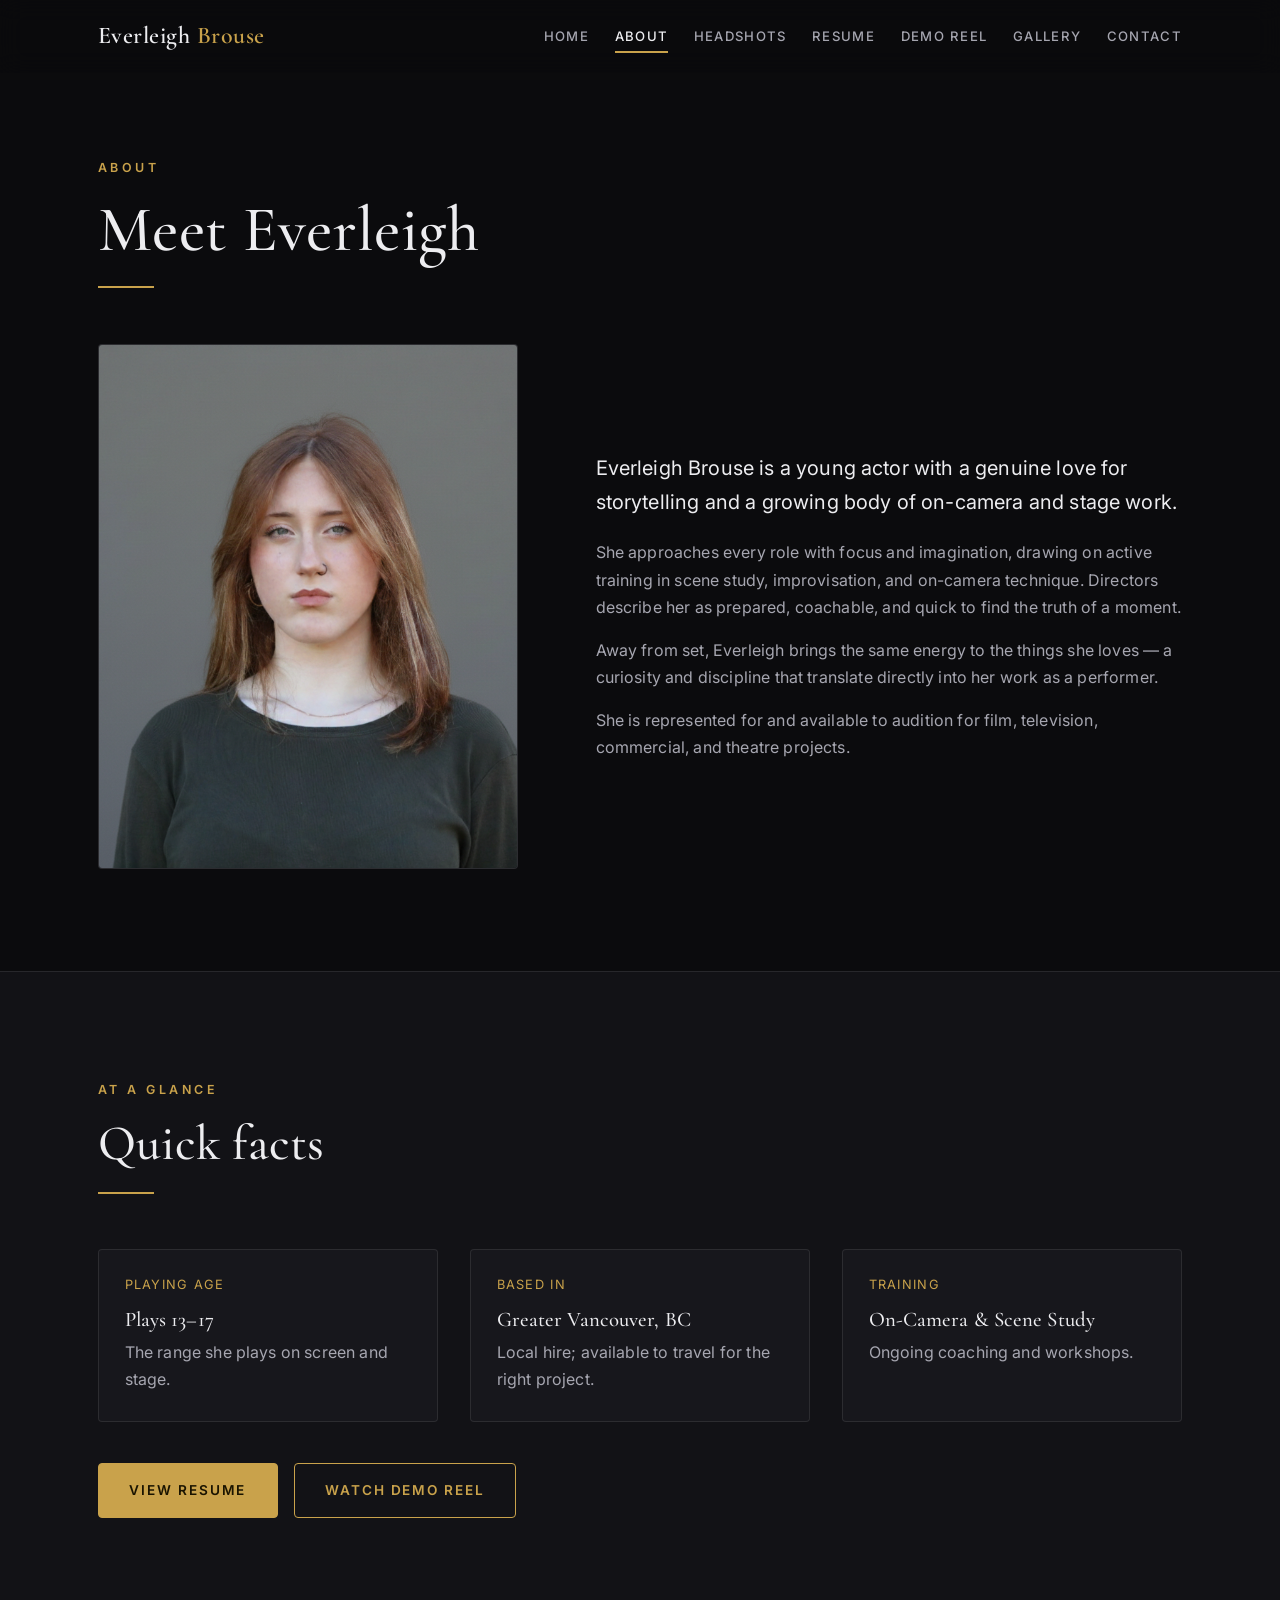
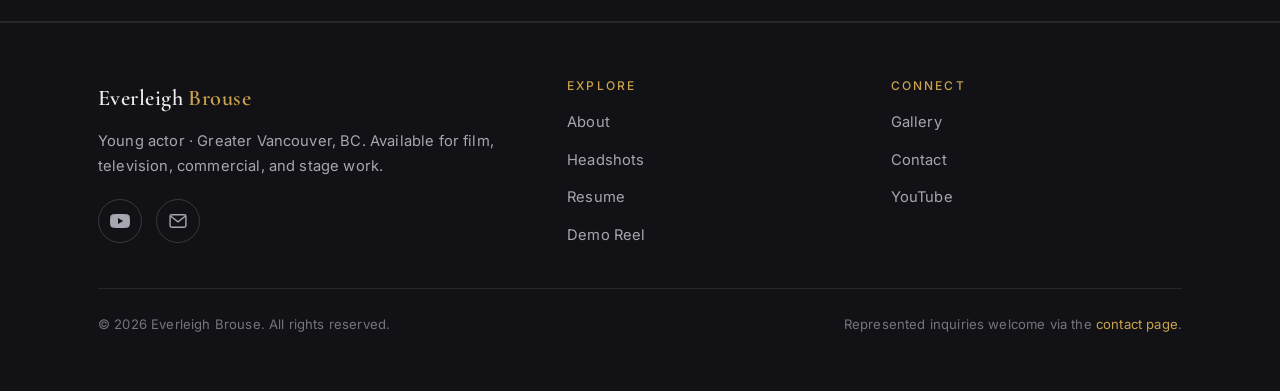
<file: about.html>
<!DOCTYPE html>
<html lang="en">
<head>
  <meta charset="UTF-8">
  <meta name="viewport" content="width=device-width, initial-scale=1.0">
  <script>document.documentElement.className += " js";</script>
  <title>About — Everleigh Brouse</title>
  <meta name="description" content="About Everleigh Brouse — a young actor's training, background, and approach to film, television, commercial, and stage work.">
  <link rel="canonical" href="https://everleighbrouse.com/about.html">
  <meta property="og:type" content="profile">
  <meta property="og:site_name" content="Everleigh Brouse">
  <meta property="og:title" content="About — Everleigh Brouse">
  <meta property="og:description" content="Training, background, and approach to acting.">
  <meta property="og:url" content="https://everleighbrouse.com/about.html">
  <meta property="og:image" content="https://everleighbrouse.com/headshot-main.png">
  <meta name="twitter:card" content="summary_large_image">
  <link rel="icon" href="/favicon.svg" type="image/svg+xml">
  <link rel="apple-touch-icon" href="/apple-touch-icon.png">
  <link rel="manifest" href="/site.webmanifest">
  <meta name="theme-color" content="#0b0b0d">
  <link rel="preconnect" href="https://fonts.googleapis.com">
  <link rel="preconnect" href="https://fonts.gstatic.com" crossorigin>
  <link href="https://fonts.googleapis.com/css2?family=Cormorant+Garamond:ital,wght@0,400;0,500;0,600;1,500&family=Inter:wght@400;500;600&display=swap" rel="stylesheet">
  <link rel="stylesheet" href="/styles.css">
</head>
<body>
  <a class="skip-link" href="#main">Skip to content</a>

  <header class="site-header">
    <div class="container">
      <nav class="nav" aria-label="Primary">
        <a class="brand" href="/">Everleigh <span>Brouse</span></a>
        <button class="nav-toggle" aria-expanded="false" aria-controls="nav-links" aria-label="Toggle menu">
          <span></span><span></span><span></span>
        </button>
        <ul class="nav-links" id="nav-links">
          <li><a href="/">Home</a></li>
          <li><a href="/about.html" aria-current="page">About</a></li>
          <li><a href="/headshots.html">Headshots</a></li>
          <li><a href="/resume.html">Resume</a></li>
          <li><a href="/reel.html">Demo Reel</a></li>
          <li><a href="/gallery.html">Gallery</a></li>
          <li><a href="/contact.html">Contact</a></li>
        </ul>
      </nav>
    </div>
  </header>

  <main id="main">
    <!-- Page intro -->
    <section class="section" style="padding-top:clamp(3rem,7vw,5rem);">
      <div class="container">
        <div class="section-head reveal">
          <p class="eyebrow">About</p>
          <h1 style="font-size:clamp(2.4rem,6vw,4rem);">Meet Everleigh</h1>
          <hr class="divider">
        </div>

        <div class="about-strip reveal">
          <div class="about-strip__media">
            <img class="frame frame--portrait" src="/headshot-main.png" alt="Portrait of actor Everleigh Brouse" width="1200" height="1500" loading="eager" decoding="async">
          </div>
          <div class="about-strip__body">
            <p class="lead" style="margin-bottom:1.25rem;">Everleigh Brouse is a young actor with a genuine love for storytelling and a growing body of on-camera and stage work.</p>
            <p style="margin-bottom:1rem;">She approaches every role with focus and imagination, drawing on active training in scene study, improvisation, and on-camera technique. Directors describe her as prepared, coachable, and quick to find the truth of a moment.</p>
            <p style="margin-bottom:1rem;">Away from set, Everleigh brings the same energy to the things she loves — a curiosity and discipline that translate directly into her work as a performer.</p>
            <p>She is represented for and available to audition for film, television, commercial, and theatre projects.</p>
          </div>
        </div>
      </div>
    </section>

    <!-- Quick facts -->
    <section class="section" style="background:var(--bg-elevated); border-block:1px solid var(--border);">
      <div class="container">
        <div class="section-head reveal">
          <p class="eyebrow">At a Glance</p>
          <h2>Quick facts</h2>
          <hr class="divider">
        </div>
        <div class="grid grid--3">
          <div class="card reveal"><div class="card__body">
            <p class="card__meta">Playing Age</p>
            <h3 style="font-size:1.3rem;">Plays 13–17</h3>
            <p>The range she plays on screen and stage.</p>
          </div></div>
          <div class="card reveal"><div class="card__body">
            <p class="card__meta">Based In</p>
            <h3 style="font-size:1.3rem;">Greater Vancouver, BC</h3>
            <p>Local hire; available to travel for the right project.</p>
          </div></div>
          <div class="card reveal"><div class="card__body">
            <p class="card__meta">Training</p>
            <h3 style="font-size:1.3rem;">On-Camera &amp; Scene Study</h3>
            <p>Ongoing coaching and workshops.</p>
          </div></div>
        </div>
        <div class="btn-row reveal" style="margin-top:2.5rem;">
          <a class="btn btn--solid" href="/resume.html">View Resume</a>
          <a class="btn" href="/reel.html">Watch Demo Reel</a>
        </div>
      </div>
    </section>
  </main>

  <footer class="site-footer">
    <div class="container">
      <div class="footer-inner">
        <div class="footer-brand">
          <a class="brand" href="/">Everleigh <span>Brouse</span></a>
          <p>Young actor · Greater Vancouver, BC. Available for film, television, commercial, and stage work.</p>
          <div class="socials" style="margin-top:1.25rem;" aria-label="Social links">
            <a href="https://www.youtube.com/@EverleighBrouseActing" target="_blank" rel="noopener" aria-label="YouTube">
              <svg viewBox="0 0 24 24" fill="currentColor" aria-hidden="true"><path d="M23.5 6.2a3 3 0 0 0-2.1-2.1C19.5 3.5 12 3.5 12 3.5s-7.5 0-9.4.6A3 3 0 0 0 .5 6.2 31 31 0 0 0 0 12a31 31 0 0 0 .5 5.8 3 3 0 0 0 2.1 2.1c1.9.6 9.4.6 9.4.6s7.5 0 9.4-.6a3 3 0 0 0 2.1-2.1A31 31 0 0 0 24 12a31 31 0 0 0-.5-5.8ZM9.6 15.6V8.4l6.2 3.6-6.2 3.6Z"/></svg>
            </a>
            <a href="/contact.html" aria-label="Email / Contact">
              <svg viewBox="0 0 24 24" fill="none" stroke="currentColor" stroke-width="1.7" aria-hidden="true"><rect x="2.5" y="4.5" width="19" height="15" rx="2"/><path d="m3 6 9 7 9-7"/></svg>
            </a>
          </div>
        </div>
        <nav class="footer-nav" aria-label="Footer">
          <h4>Explore</h4>
          <ul>
            <li><a href="/about.html">About</a></li>
            <li><a href="/headshots.html">Headshots</a></li>
            <li><a href="/resume.html">Resume</a></li>
            <li><a href="/reel.html">Demo Reel</a></li>
          </ul>
        </nav>
        <nav class="footer-nav" aria-label="Footer secondary">
          <h4>Connect</h4>
          <ul>
            <li><a href="/gallery.html">Gallery</a></li>
            <li><a href="/contact.html">Contact</a></li>
            <li><a href="https://www.youtube.com/@EverleighBrouseActing" target="_blank" rel="noopener">YouTube</a></li>
          </ul>
        </nav>
      </div>
      <div class="footer-bottom">
        <span>© <span data-year>2026</span> Everleigh Brouse. All rights reserved.</span>
        <span>Represented inquiries welcome via the <a href="/contact.html" style="color:var(--gold);">contact page</a>.</span>
      </div>
    </div>
  </footer>

  <script src="/main.js" defer></script>
</body>
</html>
</file>
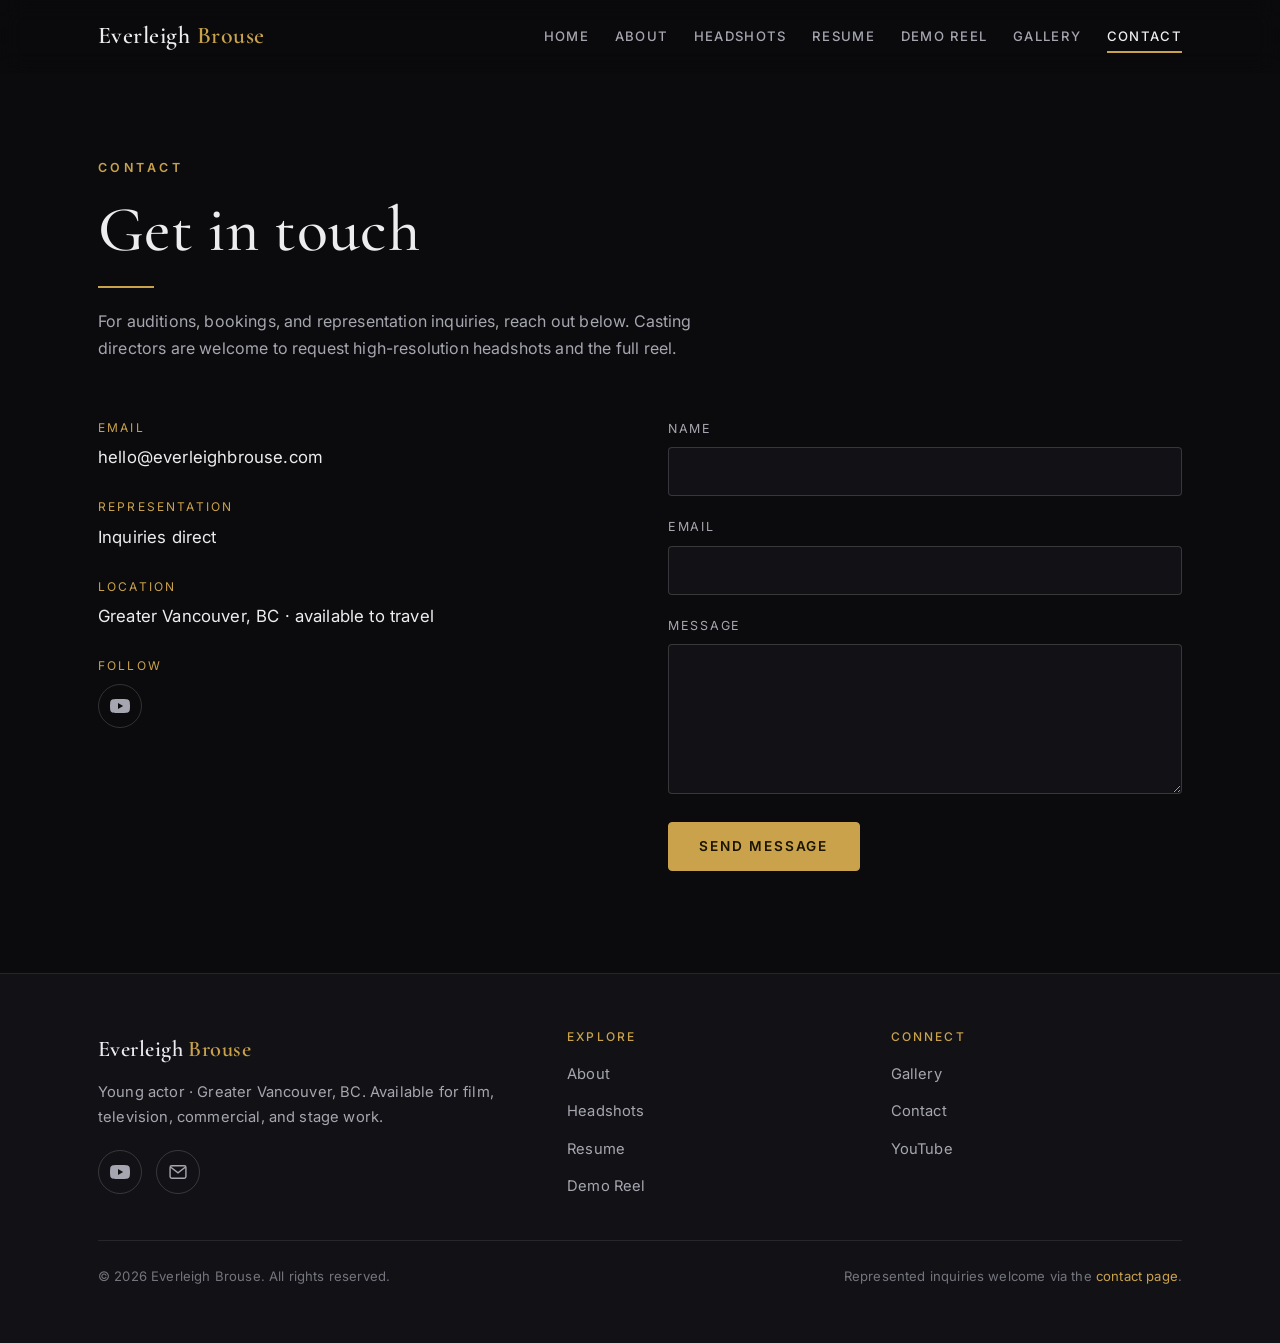
<file: contact.html>
<!DOCTYPE html>
<html lang="en">
<head>
  <meta charset="UTF-8">
  <meta name="viewport" content="width=device-width, initial-scale=1.0">
  <script>document.documentElement.className += " js";</script>
  <title>Contact — Everleigh Brouse</title>
  <meta name="description" content="Contact Everleigh Brouse for auditions, bookings, and representation inquiries. Casting directors welcome.">
  <link rel="canonical" href="https://everleighbrouse.com/contact.html">
  <meta property="og:type" content="website">
  <meta property="og:site_name" content="Everleigh Brouse">
  <meta property="og:title" content="Contact — Everleigh Brouse">
  <meta property="og:description" content="Contact Everleigh Brouse for auditions, bookings, and representation inquiries. Casting directors welcome.">
  <meta property="og:url" content="https://everleighbrouse.com/contact.html">
  <meta property="og:image" content="https://everleighbrouse.com/headshot-main.png">
  <meta name="twitter:card" content="summary_large_image">
  <link rel="icon" href="/favicon.svg" type="image/svg+xml">
  <link rel="apple-touch-icon" href="/apple-touch-icon.png">
  <link rel="manifest" href="/site.webmanifest">
  <meta name="theme-color" content="#0b0b0d">
  <link rel="preconnect" href="https://fonts.googleapis.com">
  <link rel="preconnect" href="https://fonts.gstatic.com" crossorigin>
  <link href="https://fonts.googleapis.com/css2?family=Cormorant+Garamond:ital,wght@0,400;0,500;0,600;1,500&family=Inter:wght@400;500;600&display=swap" rel="stylesheet">
  <link rel="stylesheet" href="/styles.css">
</head>
<body>
  <a class="skip-link" href="#main">Skip to content</a>
  <header class="site-header">
    <div class="container">
      <nav class="nav" aria-label="Primary">
        <a class="brand" href="/">Everleigh <span>Brouse</span></a>
        <button class="nav-toggle" aria-expanded="false" aria-controls="nav-links" aria-label="Toggle menu">
          <span></span><span></span><span></span>
        </button>
        <ul class="nav-links" id="nav-links">
          <li><a href="/">Home</a></li>
          <li><a href="/about.html">About</a></li>
          <li><a href="/headshots.html">Headshots</a></li>
          <li><a href="/resume.html">Resume</a></li>
          <li><a href="/reel.html">Demo Reel</a></li>
          <li><a href="/gallery.html">Gallery</a></li>
          <li><a href="/contact.html" aria-current="page">Contact</a></li>
        </ul>
      </nav>
    </div>
  </header>

  <main id="main">

    <section class="section" style="padding-top:clamp(3rem,7vw,5rem);">
      <div class="container">
        <div class="section-head reveal">
          <p class="eyebrow">Contact</p>
          <h1 style="font-size:clamp(2.4rem,6vw,4rem);">Get in touch</h1>
          <hr class="divider">
          <p style="margin-top:1.25rem;">For auditions, bookings, and representation inquiries, reach out below. Casting directors are welcome to request high-resolution headshots and the full reel.</p>
        </div>

        <div class="contact-grid">
          <div class="reveal">
            <div class="contact-detail">
              <span class="label">Email</span>
              <a href="mailto:hello@everleighbrouse.com">hello@everleighbrouse.com</a>
            </div>
            <div class="contact-detail">
              <span class="label">Representation</span>
              <p>Inquiries direct</p>
            </div>
            <div class="contact-detail">
              <span class="label">Location</span>
              <p>Greater Vancouver, BC · available to travel</p>
            </div>
            <div class="contact-detail">
              <span class="label">Follow</span>
              <div class="socials" style="margin-top:0.5rem;">
                <a href="https://www.youtube.com/@EverleighBrouseActing" target="_blank" rel="noopener" aria-label="YouTube">
                  <svg viewBox="0 0 24 24" fill="currentColor" aria-hidden="true"><path d="M23.5 6.2a3 3 0 0 0-2.1-2.1C19.5 3.5 12 3.5 12 3.5s-7.5 0-9.4.6A3 3 0 0 0 .5 6.2 31 31 0 0 0 0 12a31 31 0 0 0 .5 5.8 3 3 0 0 0 2.1 2.1c1.9.6 9.4.6 9.4.6s7.5 0 9.4-.6a3 3 0 0 0 2.1-2.1A31 31 0 0 0 24 12a31 31 0 0 0-.5-5.8ZM9.6 15.6V8.4l6.2 3.6-6.2 3.6Z"/></svg>
                </a>
              </div>
            </div>
          </div>

          <div class="reveal">
            <!-- Powered by Formspree. Submissions go to the recipient set on the form
                 (formspree.io/f/mojgybgv). Change the recipient there without editing this page. -->
            <form action="https://formspree.io/f/mojgybgv" method="POST">
              <input type="hidden" name="_subject" value="New message from everleighbrouse.com">
              <input type="text" name="_gotcha" tabindex="-1" autocomplete="off" aria-hidden="true" style="position:absolute;left:-9999px;">
              <div class="field">
                <label for="name">Name</label>
                <input type="text" id="name" name="name" autocomplete="name" required>
              </div>
              <div class="field">
                <label for="email">Email</label>
                <input type="email" id="email" name="email" autocomplete="email" required>
              </div>
              <div class="field">
                <label for="message">Message</label>
                <textarea id="message" name="message" required></textarea>
              </div>
              <button type="submit" class="btn btn--solid">Send Message</button>
            </form>
          </div>
        </div>
      </div>
    </section>
  </main>

  <footer class="site-footer">
    <div class="container">
      <div class="footer-inner">
        <div class="footer-brand">
          <a class="brand" href="/">Everleigh <span>Brouse</span></a>
          <p>Young actor · Greater Vancouver, BC. Available for film, television, commercial, and stage work.</p>
          <div class="socials" style="margin-top:1.25rem;" aria-label="Social links">
            <a href="https://www.youtube.com/@EverleighBrouseActing" target="_blank" rel="noopener" aria-label="YouTube">
              <svg viewBox="0 0 24 24" fill="currentColor" aria-hidden="true"><path d="M23.5 6.2a3 3 0 0 0-2.1-2.1C19.5 3.5 12 3.5 12 3.5s-7.5 0-9.4.6A3 3 0 0 0 .5 6.2 31 31 0 0 0 0 12a31 31 0 0 0 .5 5.8 3 3 0 0 0 2.1 2.1c1.9.6 9.4.6 9.4.6s7.5 0 9.4-.6a3 3 0 0 0 2.1-2.1A31 31 0 0 0 24 12a31 31 0 0 0-.5-5.8ZM9.6 15.6V8.4l6.2 3.6-6.2 3.6Z"/></svg>
            </a>
            <a href="/contact.html" aria-label="Email / Contact">
              <svg viewBox="0 0 24 24" fill="none" stroke="currentColor" stroke-width="1.7" aria-hidden="true"><rect x="2.5" y="4.5" width="19" height="15" rx="2"/><path d="m3 6 9 7 9-7"/></svg>
            </a>
          </div>
        </div>
        <nav class="footer-nav" aria-label="Footer">
          <h4>Explore</h4>
          <ul>
            <li><a href="/about.html">About</a></li>
            <li><a href="/headshots.html">Headshots</a></li>
            <li><a href="/resume.html">Resume</a></li>
            <li><a href="/reel.html">Demo Reel</a></li>
          </ul>
        </nav>
        <nav class="footer-nav" aria-label="Footer secondary">
          <h4>Connect</h4>
          <ul>
            <li><a href="/gallery.html">Gallery</a></li>
            <li><a href="/contact.html">Contact</a></li>
            <li><a href="https://www.youtube.com/@EverleighBrouseActing" target="_blank" rel="noopener">YouTube</a></li>
          </ul>
        </nav>
      </div>
      <div class="footer-bottom">
        <span>© <span data-year>2026</span> Everleigh Brouse. All rights reserved.</span>
        <span>Represented inquiries welcome via the <a href="/contact.html" style="color:var(--gold);">contact page</a>.</span>
      </div>
    </div>
  </footer>

  <script src="/main.js" defer></script>
</body>
</html>
</file>
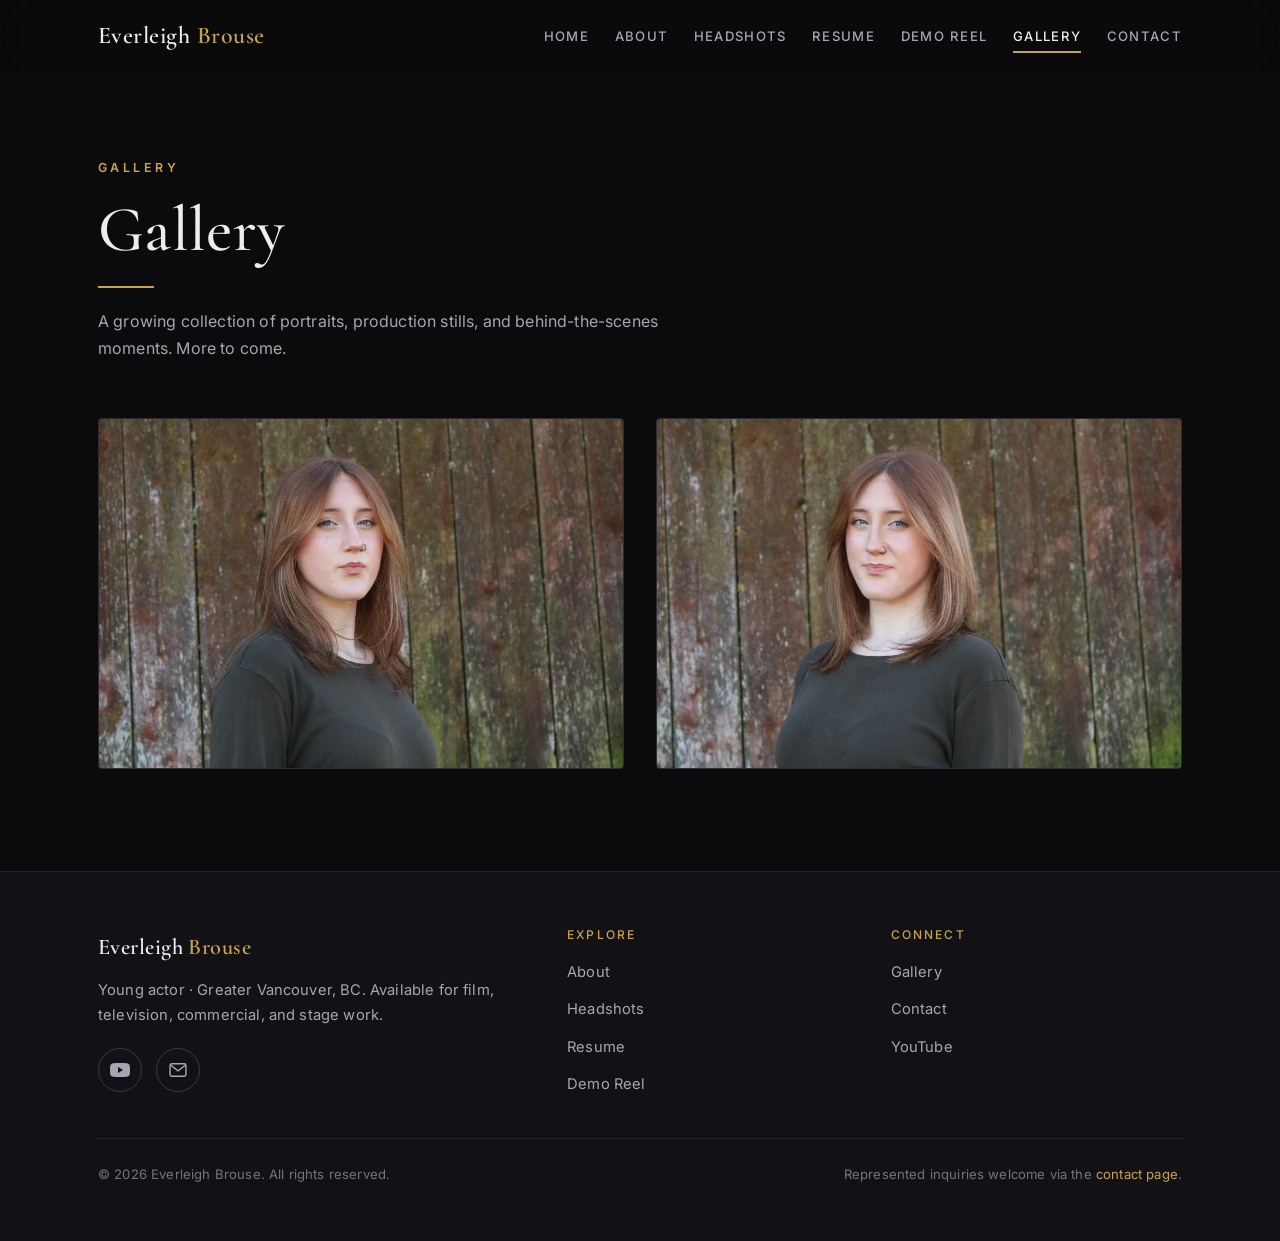
<file: gallery.html>
<!DOCTYPE html>
<html lang="en">
<head>
  <meta charset="UTF-8">
  <meta name="viewport" content="width=device-width, initial-scale=1.0">
  <script>document.documentElement.className += " js";</script>
  <title>Gallery — Everleigh Brouse</title>
  <meta name="description" content="Photo gallery for actor Everleigh Brouse — production stills, behind-the-scenes, and lifestyle images.">
  <link rel="canonical" href="https://everleighbrouse.com/gallery.html">
  <meta property="og:type" content="website">
  <meta property="og:site_name" content="Everleigh Brouse">
  <meta property="og:title" content="Gallery — Everleigh Brouse">
  <meta property="og:description" content="Photo gallery for actor Everleigh Brouse — production stills, behind-the-scenes, and lifestyle images.">
  <meta property="og:url" content="https://everleighbrouse.com/gallery.html">
  <meta property="og:image" content="https://everleighbrouse.com/headshot-main.png">
  <meta name="twitter:card" content="summary_large_image">
  <link rel="icon" href="/favicon.svg" type="image/svg+xml">
  <link rel="apple-touch-icon" href="/apple-touch-icon.png">
  <link rel="manifest" href="/site.webmanifest">
  <meta name="theme-color" content="#0b0b0d">
  <link rel="preconnect" href="https://fonts.googleapis.com">
  <link rel="preconnect" href="https://fonts.gstatic.com" crossorigin>
  <link href="https://fonts.googleapis.com/css2?family=Cormorant+Garamond:ital,wght@0,400;0,500;0,600;1,500&family=Inter:wght@400;500;600&display=swap" rel="stylesheet">
  <link rel="stylesheet" href="/styles.css">
</head>
<body>
  <a class="skip-link" href="#main">Skip to content</a>
  <header class="site-header">
    <div class="container">
      <nav class="nav" aria-label="Primary">
        <a class="brand" href="/">Everleigh <span>Brouse</span></a>
        <button class="nav-toggle" aria-expanded="false" aria-controls="nav-links" aria-label="Toggle menu">
          <span></span><span></span><span></span>
        </button>
        <ul class="nav-links" id="nav-links">
          <li><a href="/">Home</a></li>
          <li><a href="/about.html">About</a></li>
          <li><a href="/headshots.html">Headshots</a></li>
          <li><a href="/resume.html">Resume</a></li>
          <li><a href="/reel.html">Demo Reel</a></li>
          <li><a href="/gallery.html" aria-current="page">Gallery</a></li>
          <li><a href="/contact.html">Contact</a></li>
        </ul>
      </nav>
    </div>
  </header>

  <main id="main">

    <section class="section" style="padding-top:clamp(3rem,7vw,5rem);">
      <div class="container">
        <div class="section-head reveal">
          <p class="eyebrow">Gallery</p>
          <h1 style="font-size:clamp(2.4rem,6vw,4rem);">Gallery</h1>
          <hr class="divider">
          <p style="margin-top:1.25rem;">A growing collection of portraits, production stills, and behind-the-scenes moments. More to come.</p>
        </div>
        <div class="grid grid--2">
          <img class="frame frame--wide reveal" src="/gallery-1.JPG" alt="Portrait of Everleigh Brouse" width="1500" height="1000" loading="lazy" decoding="async">
          <img class="frame frame--wide reveal" src="/gallery-2.JPG" alt="Portrait of Everleigh Brouse" width="1500" height="1000" loading="lazy" decoding="async">
        </div>
      </div>
    </section>
  </main>

  <footer class="site-footer">
    <div class="container">
      <div class="footer-inner">
        <div class="footer-brand">
          <a class="brand" href="/">Everleigh <span>Brouse</span></a>
          <p>Young actor · Greater Vancouver, BC. Available for film, television, commercial, and stage work.</p>
          <div class="socials" style="margin-top:1.25rem;" aria-label="Social links">
            <a href="https://www.youtube.com/@EverleighBrouseActing" target="_blank" rel="noopener" aria-label="YouTube">
              <svg viewBox="0 0 24 24" fill="currentColor" aria-hidden="true"><path d="M23.5 6.2a3 3 0 0 0-2.1-2.1C19.5 3.5 12 3.5 12 3.5s-7.5 0-9.4.6A3 3 0 0 0 .5 6.2 31 31 0 0 0 0 12a31 31 0 0 0 .5 5.8 3 3 0 0 0 2.1 2.1c1.9.6 9.4.6 9.4.6s7.5 0 9.4-.6a3 3 0 0 0 2.1-2.1A31 31 0 0 0 24 12a31 31 0 0 0-.5-5.8ZM9.6 15.6V8.4l6.2 3.6-6.2 3.6Z"/></svg>
            </a>
            <a href="/contact.html" aria-label="Email / Contact">
              <svg viewBox="0 0 24 24" fill="none" stroke="currentColor" stroke-width="1.7" aria-hidden="true"><rect x="2.5" y="4.5" width="19" height="15" rx="2"/><path d="m3 6 9 7 9-7"/></svg>
            </a>
          </div>
        </div>
        <nav class="footer-nav" aria-label="Footer">
          <h4>Explore</h4>
          <ul>
            <li><a href="/about.html">About</a></li>
            <li><a href="/headshots.html">Headshots</a></li>
            <li><a href="/resume.html">Resume</a></li>
            <li><a href="/reel.html">Demo Reel</a></li>
          </ul>
        </nav>
        <nav class="footer-nav" aria-label="Footer secondary">
          <h4>Connect</h4>
          <ul>
            <li><a href="/gallery.html">Gallery</a></li>
            <li><a href="/contact.html">Contact</a></li>
            <li><a href="https://www.youtube.com/@EverleighBrouseActing" target="_blank" rel="noopener">YouTube</a></li>
          </ul>
        </nav>
      </div>
      <div class="footer-bottom">
        <span>© <span data-year>2026</span> Everleigh Brouse. All rights reserved.</span>
        <span>Represented inquiries welcome via the <a href="/contact.html" style="color:var(--gold);">contact page</a>.</span>
      </div>
    </div>
  </footer>

  <script src="/main.js" defer></script>
</body>
</html>
</file>
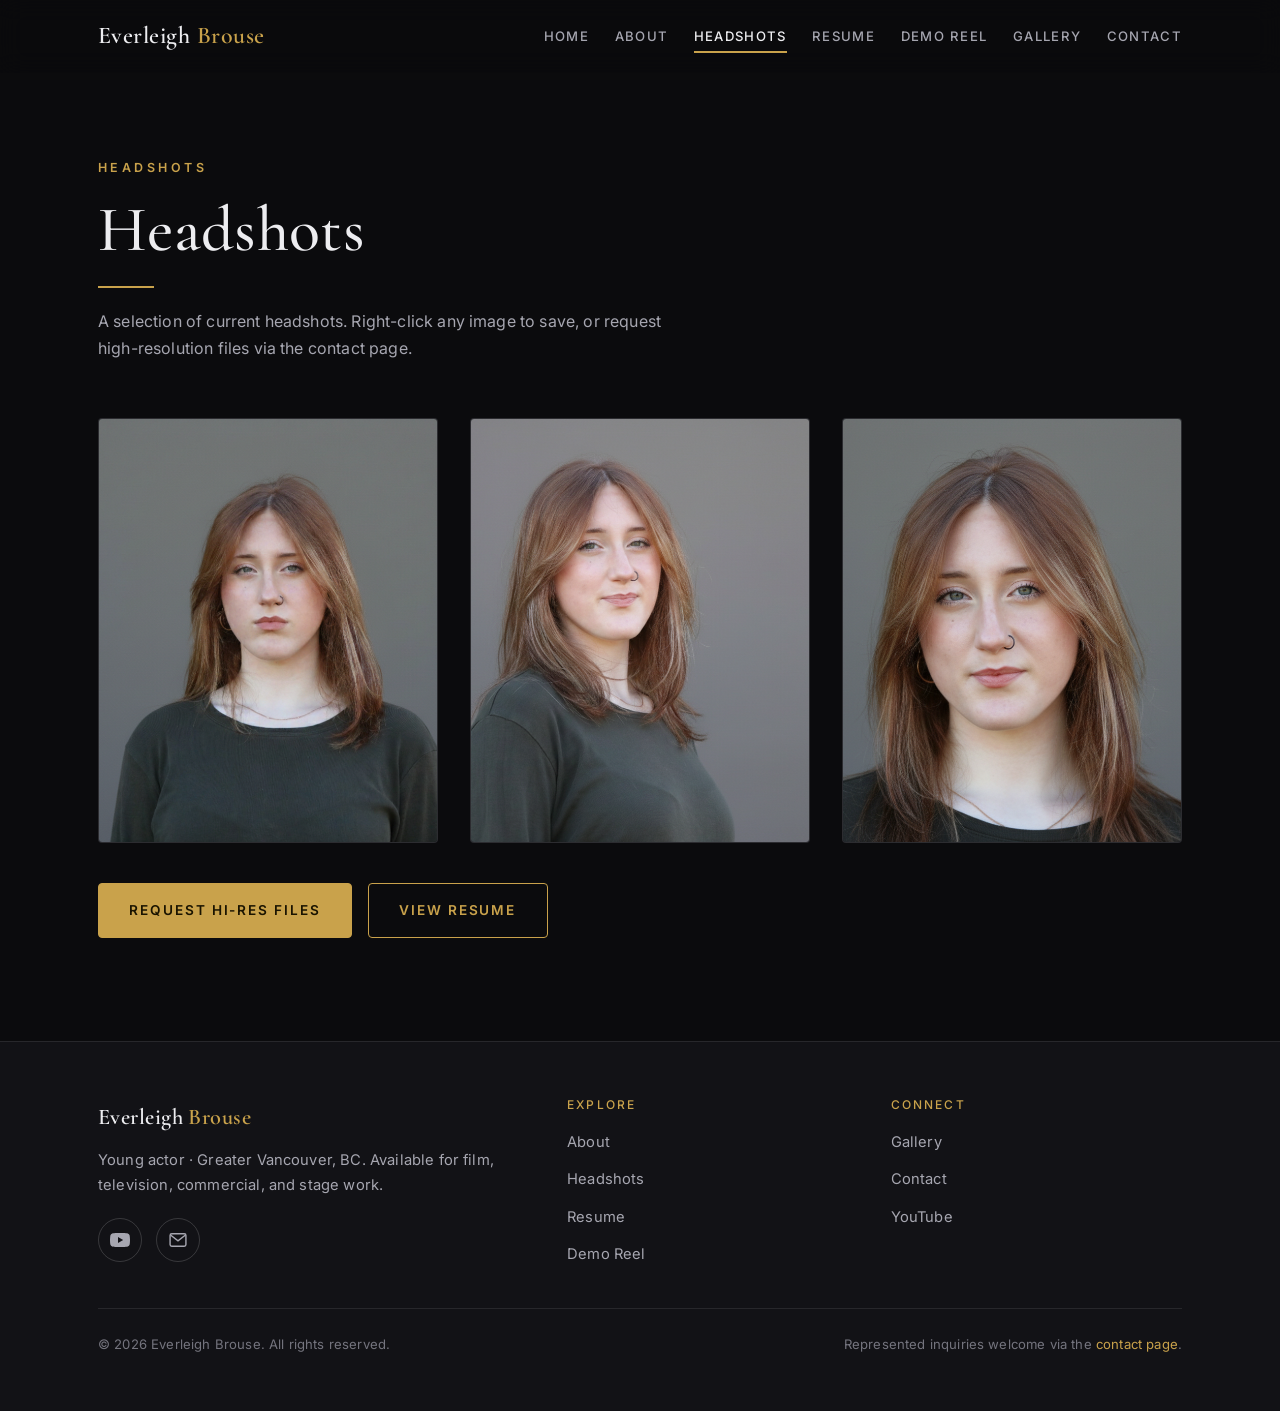
<file: headshots.html>
<!DOCTYPE html>
<html lang="en">
<head>
  <meta charset="UTF-8">
  <meta name="viewport" content="width=device-width, initial-scale=1.0">
  <script>document.documentElement.className += " js";</script>
  <title>Headshots — Everleigh Brouse</title>
  <meta name="description" content="Current professional headshots for Everleigh Brouse — theatrical, commercial, and character. Request high-resolution files for casting.">
  <link rel="canonical" href="https://everleighbrouse.com/headshots.html">
  <meta property="og:type" content="website">
  <meta property="og:site_name" content="Everleigh Brouse">
  <meta property="og:title" content="Headshots — Everleigh Brouse">
  <meta property="og:description" content="Current professional headshots for Everleigh Brouse — theatrical, commercial, and character. Request high-resolution files for casting.">
  <meta property="og:url" content="https://everleighbrouse.com/headshots.html">
  <meta property="og:image" content="https://everleighbrouse.com/headshot-main.png">
  <meta name="twitter:card" content="summary_large_image">
  <link rel="icon" href="/favicon.svg" type="image/svg+xml">
  <link rel="apple-touch-icon" href="/apple-touch-icon.png">
  <link rel="manifest" href="/site.webmanifest">
  <meta name="theme-color" content="#0b0b0d">
  <link rel="preconnect" href="https://fonts.googleapis.com">
  <link rel="preconnect" href="https://fonts.gstatic.com" crossorigin>
  <link href="https://fonts.googleapis.com/css2?family=Cormorant+Garamond:ital,wght@0,400;0,500;0,600;1,500&family=Inter:wght@400;500;600&display=swap" rel="stylesheet">
  <link rel="stylesheet" href="/styles.css">
</head>
<body>
  <a class="skip-link" href="#main">Skip to content</a>
  <header class="site-header">
    <div class="container">
      <nav class="nav" aria-label="Primary">
        <a class="brand" href="/">Everleigh <span>Brouse</span></a>
        <button class="nav-toggle" aria-expanded="false" aria-controls="nav-links" aria-label="Toggle menu">
          <span></span><span></span><span></span>
        </button>
        <ul class="nav-links" id="nav-links">
          <li><a href="/">Home</a></li>
          <li><a href="/about.html">About</a></li>
          <li><a href="/headshots.html" aria-current="page">Headshots</a></li>
          <li><a href="/resume.html">Resume</a></li>
          <li><a href="/reel.html">Demo Reel</a></li>
          <li><a href="/gallery.html">Gallery</a></li>
          <li><a href="/contact.html">Contact</a></li>
        </ul>
      </nav>
    </div>
  </header>

  <main id="main">

    <section class="section" style="padding-top:clamp(3rem,7vw,5rem);">
      <div class="container">
        <div class="section-head reveal">
          <p class="eyebrow">Headshots</p>
          <h1 style="font-size:clamp(2.4rem,6vw,4rem);">Headshots</h1>
          <hr class="divider">
          <p style="margin-top:1.25rem;">A selection of current headshots. Right-click any image to save, or request high-resolution files via the contact page.</p>
        </div>
        <div class="grid grid--3">
          <img class="frame frame--portrait reveal" src="/headshot-main.png" alt="Headshot of Everleigh Brouse" width="1200" height="1500" loading="lazy" decoding="async">
          <img class="frame frame--portrait reveal" src="/headshot-2.png" alt="Headshot of Everleigh Brouse" width="1200" height="1500" loading="lazy" decoding="async">
          <img class="frame frame--portrait reveal" src="/headshot-3.png" alt="Headshot of Everleigh Brouse" width="1200" height="1500" loading="lazy" decoding="async">
        </div>
        <div class="btn-row reveal" style="margin-top:2.5rem;">
          <a class="btn btn--solid" href="/contact.html">Request Hi-Res Files</a>
          <a class="btn" href="/resume.html">View Resume</a>
        </div>
      </div>
    </section>
  </main>

  <footer class="site-footer">
    <div class="container">
      <div class="footer-inner">
        <div class="footer-brand">
          <a class="brand" href="/">Everleigh <span>Brouse</span></a>
          <p>Young actor · Greater Vancouver, BC. Available for film, television, commercial, and stage work.</p>
          <div class="socials" style="margin-top:1.25rem;" aria-label="Social links">
            <a href="https://www.youtube.com/@EverleighBrouseActing" target="_blank" rel="noopener" aria-label="YouTube">
              <svg viewBox="0 0 24 24" fill="currentColor" aria-hidden="true"><path d="M23.5 6.2a3 3 0 0 0-2.1-2.1C19.5 3.5 12 3.5 12 3.5s-7.5 0-9.4.6A3 3 0 0 0 .5 6.2 31 31 0 0 0 0 12a31 31 0 0 0 .5 5.8 3 3 0 0 0 2.1 2.1c1.9.6 9.4.6 9.4.6s7.5 0 9.4-.6a3 3 0 0 0 2.1-2.1A31 31 0 0 0 24 12a31 31 0 0 0-.5-5.8ZM9.6 15.6V8.4l6.2 3.6-6.2 3.6Z"/></svg>
            </a>
            <a href="/contact.html" aria-label="Email / Contact">
              <svg viewBox="0 0 24 24" fill="none" stroke="currentColor" stroke-width="1.7" aria-hidden="true"><rect x="2.5" y="4.5" width="19" height="15" rx="2"/><path d="m3 6 9 7 9-7"/></svg>
            </a>
          </div>
        </div>
        <nav class="footer-nav" aria-label="Footer">
          <h4>Explore</h4>
          <ul>
            <li><a href="/about.html">About</a></li>
            <li><a href="/headshots.html">Headshots</a></li>
            <li><a href="/resume.html">Resume</a></li>
            <li><a href="/reel.html">Demo Reel</a></li>
          </ul>
        </nav>
        <nav class="footer-nav" aria-label="Footer secondary">
          <h4>Connect</h4>
          <ul>
            <li><a href="/gallery.html">Gallery</a></li>
            <li><a href="/contact.html">Contact</a></li>
            <li><a href="https://www.youtube.com/@EverleighBrouseActing" target="_blank" rel="noopener">YouTube</a></li>
          </ul>
        </nav>
      </div>
      <div class="footer-bottom">
        <span>© <span data-year>2026</span> Everleigh Brouse. All rights reserved.</span>
        <span>Represented inquiries welcome via the <a href="/contact.html" style="color:var(--gold);">contact page</a>.</span>
      </div>
    </div>
  </footer>

  <script src="/main.js" defer></script>
</body>
</html>
</file>
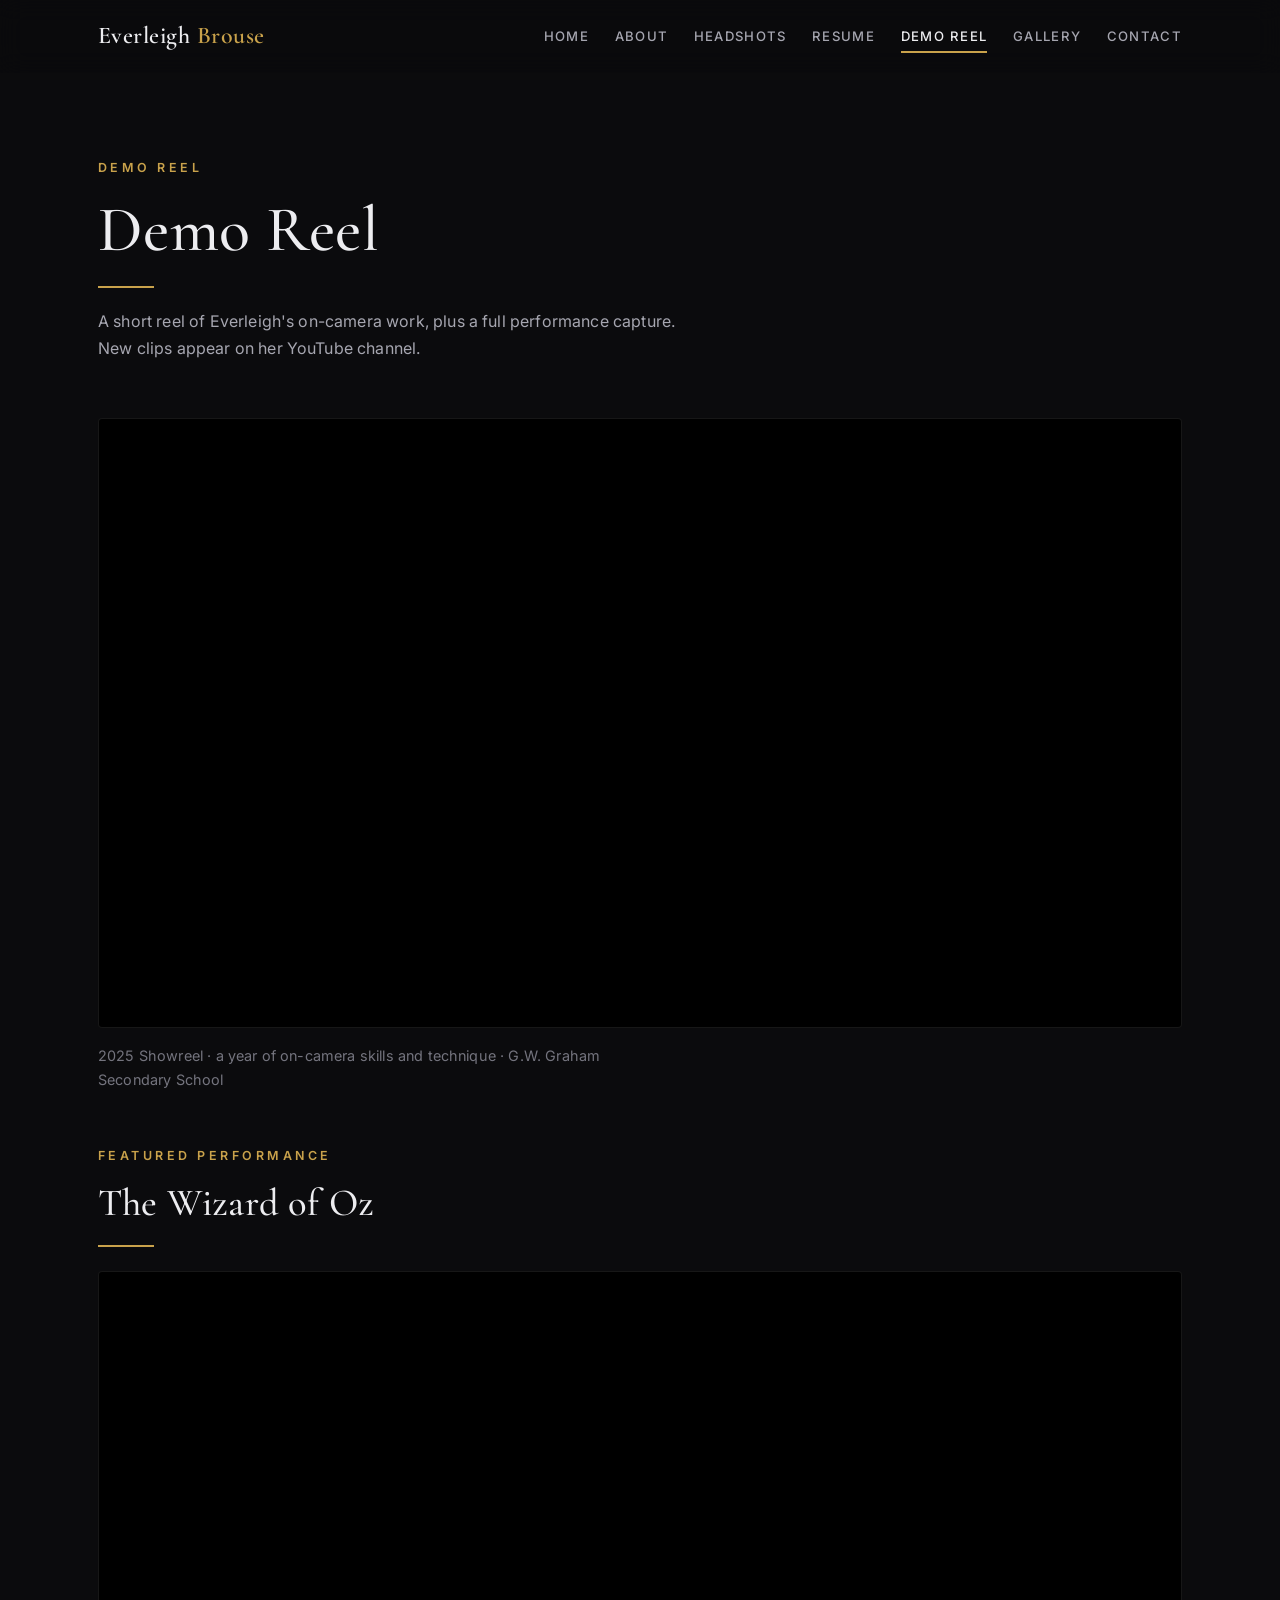
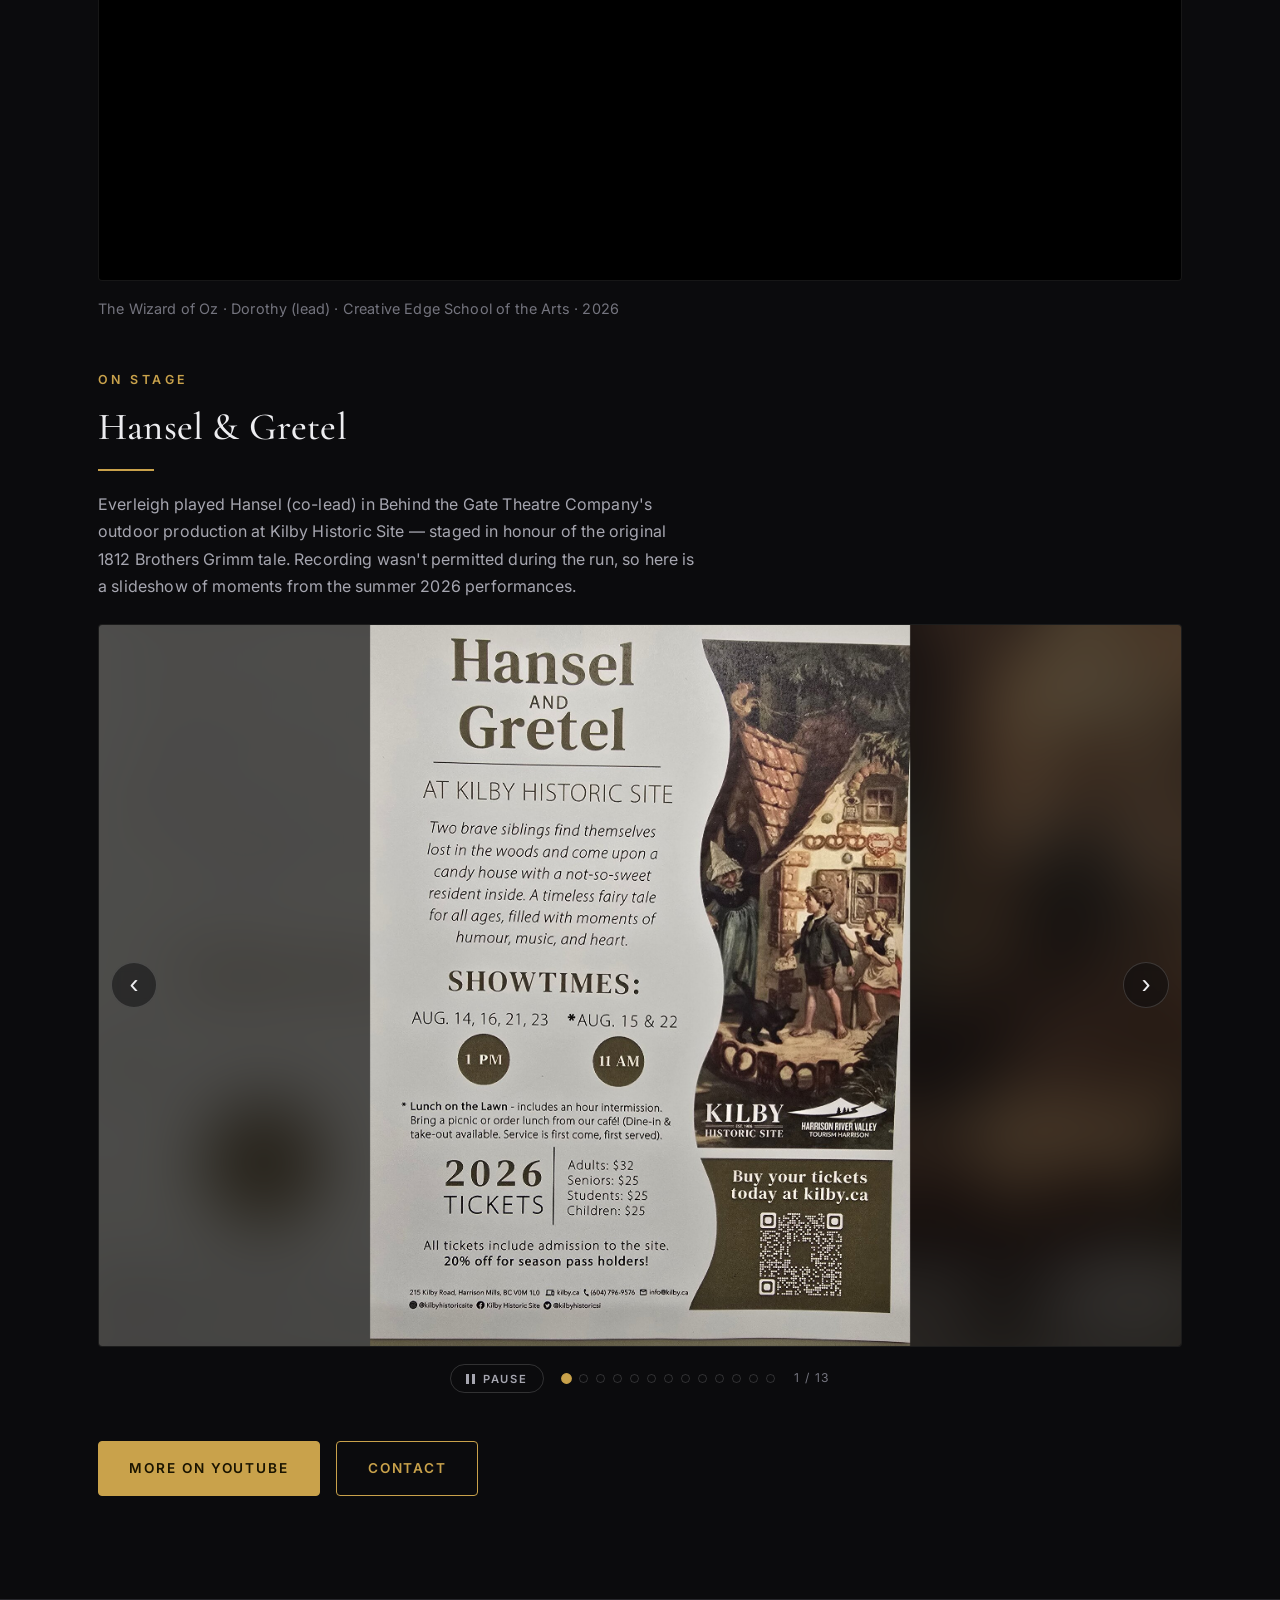
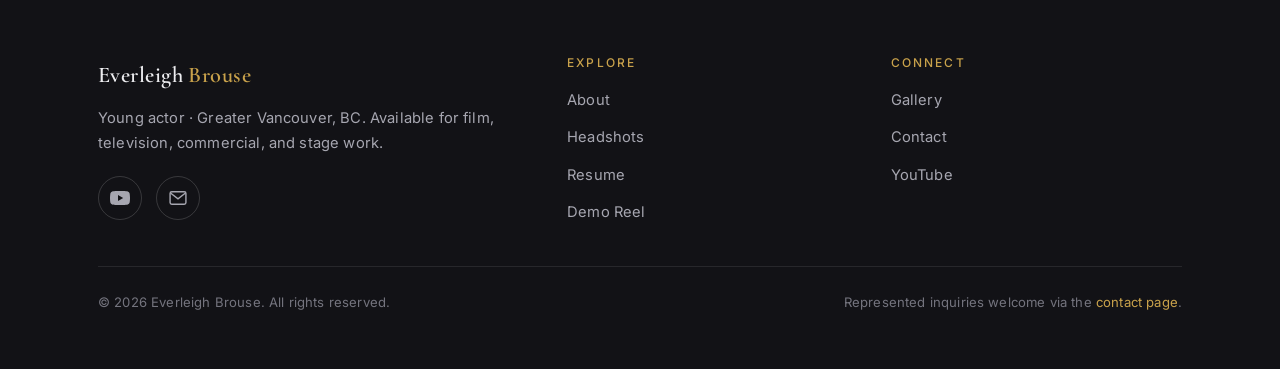
<file: reel.html>
<!DOCTYPE html>
<html lang="en">
<head>
  <meta charset="UTF-8">
  <meta name="viewport" content="width=device-width, initial-scale=1.0">
  <script>document.documentElement.className += " js";</script>
  <title>Demo Reel — Everleigh Brouse</title>
  <meta name="description" content="Watch Everleigh Brouse's demo reel — a short selection of on-camera acting work. Full clips on YouTube.">
  <link rel="canonical" href="https://everleighbrouse.com/reel.html">
  <meta property="og:type" content="video.other">
  <meta property="og:site_name" content="Everleigh Brouse">
  <meta property="og:title" content="Demo Reel — Everleigh Brouse">
  <meta property="og:description" content="Watch Everleigh Brouse's demo reel — a short selection of on-camera acting work. Full clips on YouTube.">
  <meta property="og:url" content="https://everleighbrouse.com/reel.html">
  <meta property="og:image" content="https://everleighbrouse.com/headshot-main.png">
  <meta name="twitter:card" content="summary_large_image">
  <link rel="icon" href="/favicon.svg" type="image/svg+xml">
  <link rel="apple-touch-icon" href="/apple-touch-icon.png">
  <link rel="manifest" href="/site.webmanifest">
  <meta name="theme-color" content="#0b0b0d">
  <link rel="preconnect" href="https://fonts.googleapis.com">
  <link rel="preconnect" href="https://fonts.gstatic.com" crossorigin>
  <link href="https://fonts.googleapis.com/css2?family=Cormorant+Garamond:ital,wght@0,400;0,500;0,600;1,500&family=Inter:wght@400;500;600&display=swap" rel="stylesheet">
  <link rel="stylesheet" href="/styles.css?v=20260824">
</head>
<body>
  <a class="skip-link" href="#main">Skip to content</a>
  <header class="site-header">
    <div class="container">
      <nav class="nav" aria-label="Primary">
        <a class="brand" href="/">Everleigh <span>Brouse</span></a>
        <button class="nav-toggle" aria-expanded="false" aria-controls="nav-links" aria-label="Toggle menu">
          <span></span><span></span><span></span>
        </button>
        <ul class="nav-links" id="nav-links">
          <li><a href="/">Home</a></li>
          <li><a href="/about.html">About</a></li>
          <li><a href="/headshots.html">Headshots</a></li>
          <li><a href="/resume.html">Resume</a></li>
          <li><a href="/reel.html" aria-current="page">Demo Reel</a></li>
          <li><a href="/gallery.html">Gallery</a></li>
          <li><a href="/contact.html">Contact</a></li>
        </ul>
      </nav>
    </div>
  </header>

  <main id="main">

    <section class="section" style="padding-top:clamp(3rem,7vw,5rem);">
      <div class="container">
        <div class="section-head reveal">
          <p class="eyebrow">Demo Reel</p>
          <h1 style="font-size:clamp(2.4rem,6vw,4rem);">Demo Reel</h1>
          <hr class="divider">
          <p style="margin-top:1.25rem;">A short reel of Everleigh's on-camera work, plus a full performance capture. New clips appear on her YouTube channel.</p>
        </div>

        <div class="reveal video-frame" style="margin-bottom:1rem;">
          <iframe src="https://www.youtube-nocookie.com/embed/Ft55S-bH3Bc" title="Everleigh Brouse — 2025 Showreel (G.W. Graham Secondary School)"
                  loading="lazy" allow="accelerometer; autoplay; clipboard-write; encrypted-media; gyroscope; picture-in-picture; web-share"
                  referrerpolicy="strict-origin-when-cross-origin" allowfullscreen></iframe>
        </div>
        <p class="reveal" style="font-size:0.9rem;color:var(--text-faint);margin-bottom:3rem;">2025 Showreel · a year of on-camera skills and technique · G.W. Graham Secondary School</p>

        <div class="section-head reveal" style="margin-bottom:1.5rem;">
          <p class="eyebrow">Featured Performance</p>
          <h2 style="font-size:clamp(1.6rem,3.5vw,2.4rem);">The Wizard of Oz</h2>
          <hr class="divider">
        </div>
        <div class="reveal video-frame" style="margin-bottom:1rem;">
          <iframe src="https://www.youtube-nocookie.com/embed/kQFiANh6xI0" title="Everleigh Brouse as Dorothy — The Wizard of Oz (Creative Edge School of the Arts, 2026)"
                  loading="lazy" allow="accelerometer; autoplay; clipboard-write; encrypted-media; gyroscope; picture-in-picture; web-share"
                  referrerpolicy="strict-origin-when-cross-origin" allowfullscreen></iframe>
        </div>
        <p class="reveal" style="font-size:0.9rem;color:var(--text-faint);margin-bottom:2.75rem;">The Wizard of Oz · Dorothy (lead) · Creative Edge School of the Arts · 2026</p>

        <div class="section-head reveal" id="hansel-gretel" style="margin-bottom:1.5rem; scroll-margin-top:90px;">
          <p class="eyebrow">On Stage</p>
          <h2 style="font-size:clamp(1.6rem,3.5vw,2.4rem);">Hansel &amp; Gretel</h2>
          <hr class="divider">
          <p style="margin-top:1.25rem;">Everleigh played Hansel (co-lead) in Behind the Gate Theatre Company's outdoor production at Kilby Historic Site &mdash; staged in honour of the original 1812 Brothers Grimm tale. Recording wasn't permitted during the run, so here is a slideshow of moments from the summer 2026 performances.</p>
        </div>

        <div class="slideshow reveal" data-slideshow role="group" aria-roledescription="carousel" aria-label="Hansel and Gretel performance slideshow">
          <div class="slideshow__stage">
        <figure class="slide is-active" role="group" aria-roledescription="slide" aria-label="1 of 13" aria-hidden="false">
          <div class="slide__bg" style="background-image:url(/hg-flyer.jpg)"></div>
          <img class="slide__img" src="/hg-flyer.jpg" alt="Hansel and Gretel show flyer — Kilby Historic Site, August 2026" loading="eager" decoding="async" fetchpriority="high">
        </figure>
        <figure class="slide" role="group" aria-roledescription="slide" aria-label="2 of 13" aria-hidden="true">
          <div class="slide__bg" style="background-image:url(/hg-01.jpg)"></div>
          <img class="slide__img" src="/hg-01.jpg" alt="Everleigh Brouse as Hansel, carrying a pail in the woods" loading="eager" decoding="async">
        </figure>
        <figure class="slide" role="group" aria-roledescription="slide" aria-label="3 of 13" aria-hidden="true">
          <div class="slide__bg" style="background-image:url(/hg-02.jpg)"></div>
          <img class="slide__img" src="/hg-02.jpg" alt="Everleigh as Hansel outside the family cottage" loading="lazy" decoding="async">
        </figure>
        <figure class="slide" role="group" aria-roledescription="slide" aria-label="4 of 13" aria-hidden="true">
          <div class="slide__bg" style="background-image:url(/hg-03.jpg)"></div>
          <img class="slide__img" src="/hg-03.jpg" alt="Hansel seated as Gretel speaks to him" loading="lazy" decoding="async">
        </figure>
        <figure class="slide" role="group" aria-roledescription="slide" aria-label="5 of 13" aria-hidden="true">
          <div class="slide__bg" style="background-image:url(/hg-04.jpg)"></div>
          <img class="slide__img" src="/hg-04.jpg" alt="Hansel and Gretel together outside the cottage" loading="lazy" decoding="async">
        </figure>
        <figure class="slide" role="group" aria-roledescription="slide" aria-label="6 of 13" aria-hidden="true">
          <div class="slide__bg" style="background-image:url(/hg-05.jpg)"></div>
          <img class="slide__img" src="/hg-05.jpg" alt="Hansel alone, peering into the dark woods" loading="lazy" decoding="async">
        </figure>
        <figure class="slide" role="group" aria-roledescription="slide" aria-label="7 of 13" aria-hidden="true">
          <div class="slide__bg" style="background-image:url(/hg-07.jpg)"></div>
          <img class="slide__img" src="/hg-07.jpg" alt="Hansel and Gretel at the gingerbread house" loading="lazy" decoding="async">
        </figure>
        <figure class="slide" role="group" aria-roledescription="slide" aria-label="8 of 13" aria-hidden="true">
          <div class="slide__bg" style="background-image:url(/hg-08.jpg)"></div>
          <img class="slide__img" src="/hg-08.jpg" alt="Hansel and Gretel drawn to the candy house" loading="lazy" decoding="async">
        </figure>
        <figure class="slide" role="group" aria-roledescription="slide" aria-label="9 of 13" aria-hidden="true">
          <div class="slide__bg" style="background-image:url(/hg-09.jpg)"></div>
          <img class="slide__img" src="/hg-09.jpg" alt="The witch confronts Hansel and Gretel" loading="lazy" decoding="async">
        </figure>
        <figure class="slide" role="group" aria-roledescription="slide" aria-label="10 of 13" aria-hidden="true">
          <div class="slide__bg" style="background-image:url(/hg-10.jpg)"></div>
          <img class="slide__img" src="/hg-10.jpg" alt="The witch between Hansel and Gretel" loading="lazy" decoding="async">
        </figure>
        <figure class="slide" role="group" aria-roledescription="slide" aria-label="11 of 13" aria-hidden="true">
          <div class="slide__bg" style="background-image:url(/hg-11.jpg)"></div>
          <img class="slide__img" src="/hg-11.jpg" alt="Hansel and Gretel on stage with the ensemble" loading="lazy" decoding="async">
        </figure>
        <figure class="slide" role="group" aria-roledescription="slide" aria-label="12 of 13" aria-hidden="true">
          <div class="slide__bg" style="background-image:url(/hg-06.jpg)"></div>
          <img class="slide__img" src="/hg-06.jpg" alt="Hansel crouched behind a tangle of branches" loading="lazy" decoding="async">
        </figure>
        <figure class="slide" role="group" aria-roledescription="slide" aria-label="13 of 13" aria-hidden="true">
          <div class="slide__bg" style="background-image:url(/hg-12.jpg)"></div>
          <img class="slide__img" src="/hg-12.jpg" alt="The cast embraces at the curtain call" loading="lazy" decoding="async">
        </figure>
            <button class="slideshow__nav slideshow__nav--prev" type="button" aria-label="Previous slide">&#8249;</button>
            <button class="slideshow__nav slideshow__nav--next" type="button" aria-label="Next slide">&#8250;</button>
          </div>

          <div class="slideshow__ui">
            <button class="slideshow__play" type="button" data-play aria-label="Pause slideshow">
              <span class="slideshow__play-icon" aria-hidden="true"></span><span data-play-label>Pause</span>
            </button>
            <div class="slideshow__dots" role="tablist" aria-label="Choose slide">
          <button type="button" data-goto="0" aria-current="true" aria-label="Go to slide 1 of 13"></button>
          <button type="button" data-goto="1" aria-current="false" aria-label="Go to slide 2 of 13"></button>
          <button type="button" data-goto="2" aria-current="false" aria-label="Go to slide 3 of 13"></button>
          <button type="button" data-goto="3" aria-current="false" aria-label="Go to slide 4 of 13"></button>
          <button type="button" data-goto="4" aria-current="false" aria-label="Go to slide 5 of 13"></button>
          <button type="button" data-goto="5" aria-current="false" aria-label="Go to slide 6 of 13"></button>
          <button type="button" data-goto="6" aria-current="false" aria-label="Go to slide 7 of 13"></button>
          <button type="button" data-goto="7" aria-current="false" aria-label="Go to slide 8 of 13"></button>
          <button type="button" data-goto="8" aria-current="false" aria-label="Go to slide 9 of 13"></button>
          <button type="button" data-goto="9" aria-current="false" aria-label="Go to slide 10 of 13"></button>
          <button type="button" data-goto="10" aria-current="false" aria-label="Go to slide 11 of 13"></button>
          <button type="button" data-goto="11" aria-current="false" aria-label="Go to slide 12 of 13"></button>
          <button type="button" data-goto="12" aria-current="false" aria-label="Go to slide 13 of 13"></button>
            </div>
            <span class="slideshow__count"><span data-current>1</span> / 13</span>
          </div>
          <p class="visually-hidden" aria-live="polite" data-live></p>
        </div>

        <div class="btn-row reveal" style="margin-top:3rem;">
          <a class="btn btn--solid" href="https://www.youtube.com/@EverleighBrouseActing" target="_blank" rel="noopener">More on YouTube</a>
          <a class="btn" href="/contact.html">Contact</a>
        </div>
      </div>
    </section>
  </main>

  <footer class="site-footer">
    <div class="container">
      <div class="footer-inner">
        <div class="footer-brand">
          <a class="brand" href="/">Everleigh <span>Brouse</span></a>
          <p>Young actor · Greater Vancouver, BC. Available for film, television, commercial, and stage work.</p>
          <div class="socials" style="margin-top:1.25rem;" aria-label="Social links">
            <a href="https://www.youtube.com/@EverleighBrouseActing" target="_blank" rel="noopener" aria-label="YouTube">
              <svg viewBox="0 0 24 24" fill="currentColor" aria-hidden="true"><path d="M23.5 6.2a3 3 0 0 0-2.1-2.1C19.5 3.5 12 3.5 12 3.5s-7.5 0-9.4.6A3 3 0 0 0 .5 6.2 31 31 0 0 0 0 12a31 31 0 0 0 .5 5.8 3 3 0 0 0 2.1 2.1c1.9.6 9.4.6 9.4.6s7.5 0 9.4-.6a3 3 0 0 0 2.1-2.1A31 31 0 0 0 24 12a31 31 0 0 0-.5-5.8ZM9.6 15.6V8.4l6.2 3.6-6.2 3.6Z"/></svg>
            </a>
            <a href="/contact.html" aria-label="Email / Contact">
              <svg viewBox="0 0 24 24" fill="none" stroke="currentColor" stroke-width="1.7" aria-hidden="true"><rect x="2.5" y="4.5" width="19" height="15" rx="2"/><path d="m3 6 9 7 9-7"/></svg>
            </a>
          </div>
        </div>
        <nav class="footer-nav" aria-label="Footer">
          <h4>Explore</h4>
          <ul>
            <li><a href="/about.html">About</a></li>
            <li><a href="/headshots.html">Headshots</a></li>
            <li><a href="/resume.html">Resume</a></li>
            <li><a href="/reel.html">Demo Reel</a></li>
          </ul>
        </nav>
        <nav class="footer-nav" aria-label="Footer secondary">
          <h4>Connect</h4>
          <ul>
            <li><a href="/gallery.html">Gallery</a></li>
            <li><a href="/contact.html">Contact</a></li>
            <li><a href="https://www.youtube.com/@EverleighBrouseActing" target="_blank" rel="noopener">YouTube</a></li>
          </ul>
        </nav>
      </div>
      <div class="footer-bottom">
        <span>© <span data-year>2026</span> Everleigh Brouse. All rights reserved.</span>
        <span>Represented inquiries welcome via the <a href="/contact.html" style="color:var(--gold);">contact page</a>.</span>
      </div>
    </div>
  </footer>

  <script src="/main.js?v=20260824" defer></script>
</body>
</html>
</file>
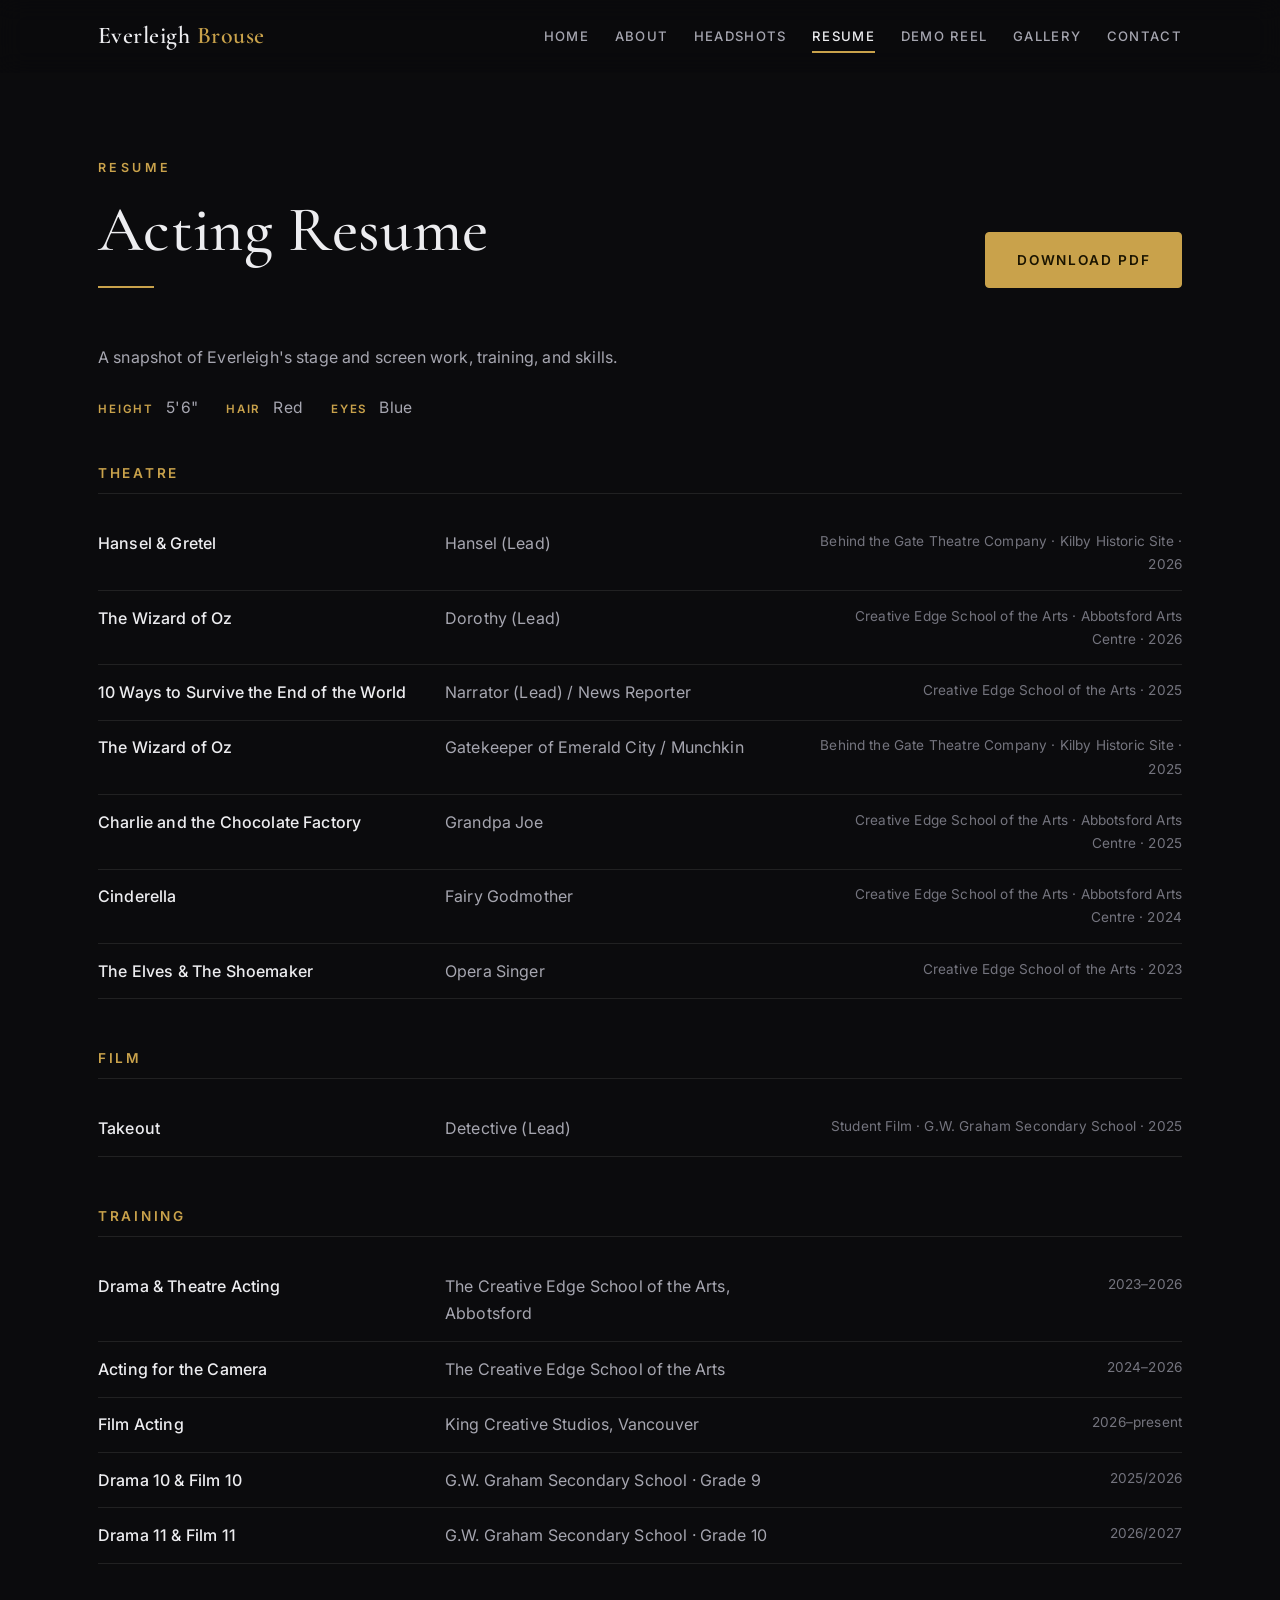
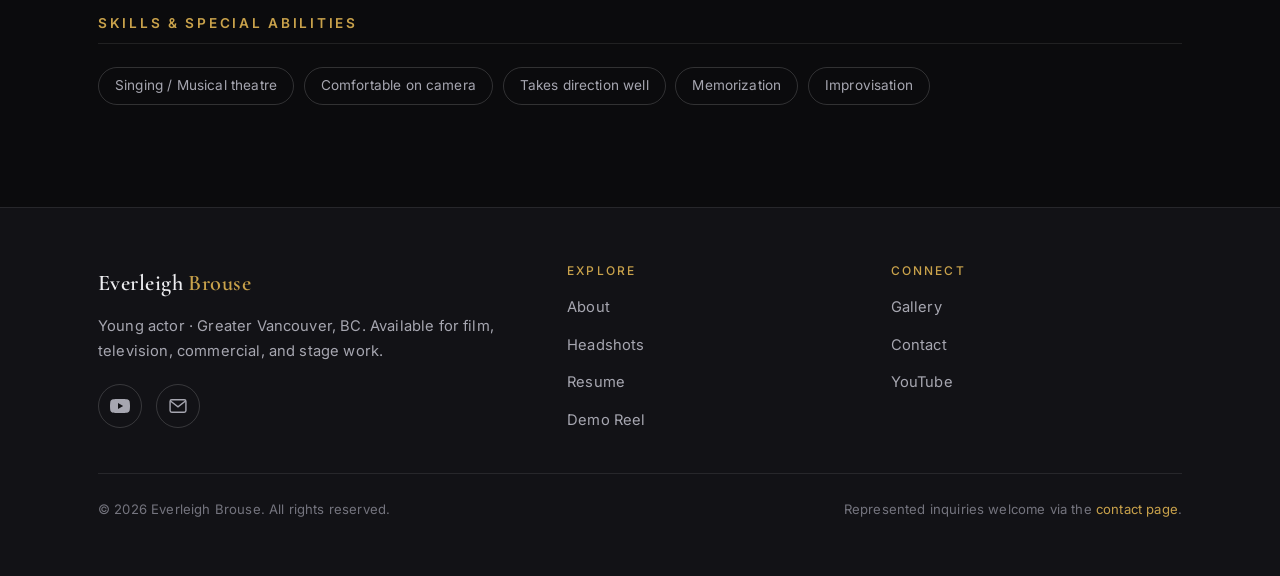
<file: resume.html>
<!DOCTYPE html>
<html lang="en">
<head>
  <meta charset="UTF-8">
  <meta name="viewport" content="width=device-width, initial-scale=1.0">
  <script>document.documentElement.className += " js";</script>
  <title>Acting Resume — Everleigh Brouse</title>
  <meta name="description" content="Everleigh Brouse acting resume — film, television, theatre credits, training, and special skills. Downloadable PDF for casting submissions.">
  <link rel="canonical" href="https://everleighbrouse.com/resume.html">
  <meta property="og:type" content="profile">
  <meta property="og:site_name" content="Everleigh Brouse">
  <meta property="og:title" content="Acting Resume — Everleigh Brouse">
  <meta property="og:description" content="Everleigh Brouse acting resume — film, television, theatre credits, training, and special skills. Downloadable PDF for casting submissions.">
  <meta property="og:url" content="https://everleighbrouse.com/resume.html">
  <meta property="og:image" content="https://everleighbrouse.com/headshot-main.png">
  <meta name="twitter:card" content="summary_large_image">
  <link rel="icon" href="/favicon.svg" type="image/svg+xml">
  <link rel="apple-touch-icon" href="/apple-touch-icon.png">
  <link rel="manifest" href="/site.webmanifest">
  <meta name="theme-color" content="#0b0b0d">
  <link rel="preconnect" href="https://fonts.googleapis.com">
  <link rel="preconnect" href="https://fonts.gstatic.com" crossorigin>
  <link href="https://fonts.googleapis.com/css2?family=Cormorant+Garamond:ital,wght@0,400;0,500;0,600;1,500&family=Inter:wght@400;500;600&display=swap" rel="stylesheet">
  <link rel="stylesheet" href="/styles.css">
</head>
<body>
  <a class="skip-link" href="#main">Skip to content</a>
  <header class="site-header">
    <div class="container">
      <nav class="nav" aria-label="Primary">
        <a class="brand" href="/">Everleigh <span>Brouse</span></a>
        <button class="nav-toggle" aria-expanded="false" aria-controls="nav-links" aria-label="Toggle menu">
          <span></span><span></span><span></span>
        </button>
        <ul class="nav-links" id="nav-links">
          <li><a href="/">Home</a></li>
          <li><a href="/about.html">About</a></li>
          <li><a href="/headshots.html">Headshots</a></li>
          <li><a href="/resume.html" aria-current="page">Resume</a></li>
          <li><a href="/reel.html">Demo Reel</a></li>
          <li><a href="/gallery.html">Gallery</a></li>
          <li><a href="/contact.html">Contact</a></li>
        </ul>
      </nav>
    </div>
  </header>

  <main id="main">

    <section class="section" style="padding-top:clamp(3rem,7vw,5rem);">
      <div class="container">
        <div class="section-head reveal" style="display:flex;flex-wrap:wrap;gap:1.5rem;justify-content:space-between;align-items:flex-end;max-width:none;">
          <div>
            <p class="eyebrow">Resume</p>
            <h1 style="font-size:clamp(2.4rem,6vw,4rem);">Acting Resume</h1>
            <hr class="divider">
          </div>
          <a class="btn btn--solid" href="/everleigh-brouse-resume.pdf" target="_blank" rel="noopener">Download PDF</a>
        </div>

        <p class="reveal" style="margin-bottom:1.5rem;">A snapshot of Everleigh's stage and screen work, training, and skills.</p>

        <div class="reveal stat-row">
          <span><strong>Height</strong> 5'6"</span>
          <span><strong>Hair</strong> Red</span>
          <span><strong>Eyes</strong> Blue</span>
        </div>

        <div class="reveal resume-section">
          <h3>Theatre</h3>
          <table class="resume-table">
            <tr><td>Hansel &amp; Gretel</td><td>Hansel (Lead)</td><td>Behind the Gate Theatre Company · Kilby Historic Site · 2026</td></tr>
            <tr><td>The Wizard of Oz</td><td>Dorothy (Lead)</td><td>Creative Edge School of the Arts · Abbotsford Arts Centre · 2026</td></tr>
            <tr><td>10 Ways to Survive the End of the World</td><td>Narrator (Lead) / News Reporter</td><td>Creative Edge School of the Arts · 2025</td></tr>
            <tr><td>The Wizard of Oz</td><td>Gatekeeper of Emerald City / Munchkin</td><td>Behind the Gate Theatre Company · Kilby Historic Site · 2025</td></tr>
            <tr><td>Charlie and the Chocolate Factory</td><td>Grandpa Joe</td><td>Creative Edge School of the Arts · Abbotsford Arts Centre · 2025</td></tr>
            <tr><td>Cinderella</td><td>Fairy Godmother</td><td>Creative Edge School of the Arts · Abbotsford Arts Centre · 2024</td></tr>
            <tr><td>The Elves &amp; The Shoemaker</td><td>Opera Singer</td><td>Creative Edge School of the Arts · 2023</td></tr>
          </table>
        </div>

        <div class="reveal resume-section">
          <h3>Film</h3>
          <table class="resume-table">
            <tr><td>Takeout</td><td>Detective (Lead)</td><td>Student Film · G.W. Graham Secondary School · 2025</td></tr>
          </table>
        </div>

        <div class="reveal resume-section">
          <h3>Training</h3>
          <table class="resume-table">
            <tr><td>Drama &amp; Theatre Acting</td><td>The Creative Edge School of the Arts, Abbotsford</td><td>2023&ndash;2026</td></tr>
            <tr><td>Acting for the Camera</td><td>The Creative Edge School of the Arts</td><td>2024&ndash;2026</td></tr>
            <tr><td>Film Acting</td><td>King Creative Studios, Vancouver</td><td>2026&ndash;present</td></tr>
            <tr><td>Drama 10 &amp; Film 10</td><td>G.W. Graham Secondary School · Grade 9</td><td>2025/2026</td></tr>
            <tr><td>Drama 11 &amp; Film 11</td><td>G.W. Graham Secondary School · Grade 10</td><td>2026/2027</td></tr>
          </table>
        </div>

        <div class="reveal resume-section">
          <h3>Skills &amp; Special Abilities</h3>
          <ul class="skills-list">
            <li>Singing / Musical theatre</li><li>Comfortable on camera</li><li>Takes direction well</li><li>Memorization</li><li>Improvisation</li>
          </ul>
        </div>
      </div>
    </section>
  </main>

  <footer class="site-footer">
    <div class="container">
      <div class="footer-inner">
        <div class="footer-brand">
          <a class="brand" href="/">Everleigh <span>Brouse</span></a>
          <p>Young actor · Greater Vancouver, BC. Available for film, television, commercial, and stage work.</p>
          <div class="socials" style="margin-top:1.25rem;" aria-label="Social links">
            <a href="https://www.youtube.com/@EverleighBrouseActing" target="_blank" rel="noopener" aria-label="YouTube">
              <svg viewBox="0 0 24 24" fill="currentColor" aria-hidden="true"><path d="M23.5 6.2a3 3 0 0 0-2.1-2.1C19.5 3.5 12 3.5 12 3.5s-7.5 0-9.4.6A3 3 0 0 0 .5 6.2 31 31 0 0 0 0 12a31 31 0 0 0 .5 5.8 3 3 0 0 0 2.1 2.1c1.9.6 9.4.6 9.4.6s7.5 0 9.4-.6a3 3 0 0 0 2.1-2.1A31 31 0 0 0 24 12a31 31 0 0 0-.5-5.8ZM9.6 15.6V8.4l6.2 3.6-6.2 3.6Z"/></svg>
            </a>
            <a href="/contact.html" aria-label="Email / Contact">
              <svg viewBox="0 0 24 24" fill="none" stroke="currentColor" stroke-width="1.7" aria-hidden="true"><rect x="2.5" y="4.5" width="19" height="15" rx="2"/><path d="m3 6 9 7 9-7"/></svg>
            </a>
          </div>
        </div>
        <nav class="footer-nav" aria-label="Footer">
          <h4>Explore</h4>
          <ul>
            <li><a href="/about.html">About</a></li>
            <li><a href="/headshots.html">Headshots</a></li>
            <li><a href="/resume.html">Resume</a></li>
            <li><a href="/reel.html">Demo Reel</a></li>
          </ul>
        </nav>
        <nav class="footer-nav" aria-label="Footer secondary">
          <h4>Connect</h4>
          <ul>
            <li><a href="/gallery.html">Gallery</a></li>
            <li><a href="/contact.html">Contact</a></li>
            <li><a href="https://www.youtube.com/@EverleighBrouseActing" target="_blank" rel="noopener">YouTube</a></li>
          </ul>
        </nav>
      </div>
      <div class="footer-bottom">
        <span>© <span data-year>2026</span> Everleigh Brouse. All rights reserved.</span>
        <span>Represented inquiries welcome via the <a href="/contact.html" style="color:var(--gold);">contact page</a>.</span>
      </div>
    </div>
  </footer>

  <script src="/main.js" defer></script>
</body>
</html>
</file>
<file: styles.css>
/* ============================================================
   Everleigh Brouse — Acting Portfolio
   Design system / global stylesheet
   Dark cinematic theme · gold accents · mobile-first
   ============================================================ */

/* ---------- Design tokens ---------- */
:root {
  /* Colour */
  --bg:            #0b0b0d;   /* near-black canvas            */
  --bg-elevated:   #121216;   /* nav / raised surfaces        */
  --bg-card:       #17171c;   /* cards, panels                */
  --border:        rgba(255, 255, 255, 0.09);
  --border-strong: rgba(255, 255, 255, 0.16);

  --text:          #ededf0;   /* primary text (off-white)     */
  --text-muted:    #a6a6b0;   /* secondary text               */
  --text-faint:    #74747e;   /* captions, meta               */

  --gold:          #c9a24b;   /* primary gold accent          */
  --gold-bright:   #e6c988;   /* hover / highlight            */
  --gold-soft:     rgba(201, 162, 75, 0.14);

  /* Typography */
  --font-display: "Cormorant Garamond", Georgia, "Times New Roman", serif;
  --font-body:    "Inter", -apple-system, BlinkMacSystemFont, "Segoe UI", Roboto, Helvetica, Arial, sans-serif;

  /* Layout */
  --container: 1180px;
  --gap:       clamp(1rem, 2.5vw, 2rem);
  --section-y: clamp(3.5rem, 8vw, 7rem);
  --radius:    4px;

  /* Motion */
  --ease:      cubic-bezier(0.22, 0.61, 0.36, 1);
  --dur:       0.5s;
}

/* ---------- Reset ---------- */
*, *::before, *::after { box-sizing: border-box; margin: 0; padding: 0; }

html { scroll-behavior: smooth; -webkit-text-size-adjust: 100%; }

body {
  font-family: var(--font-body);
  background: var(--bg);
  color: var(--text);
  line-height: 1.7;
  font-size: 1rem;
  font-weight: 400;
  letter-spacing: 0.01em;
  -webkit-font-smoothing: antialiased;
  -moz-osx-font-smoothing: grayscale;
  overflow-x: hidden;
  min-height: 100vh;
  display: flex;
  flex-direction: column;
}

img { max-width: 100%; height: auto; display: block; }
a   { color: inherit; text-decoration: none; }
ul  { list-style: none; }

/* ---------- Accessibility helpers ---------- */
.skip-link {
  position: absolute;
  left: 1rem;
  top: -3rem;
  z-index: 999;
  background: var(--gold);
  color: #1a1400;
  padding: 0.6rem 1rem;
  border-radius: var(--radius);
  font-weight: 600;
  transition: top 0.2s var(--ease);
}
.skip-link:focus { top: 1rem; }

:focus-visible {
  outline: 2px solid var(--gold-bright);
  outline-offset: 3px;
  border-radius: 2px;
}

.visually-hidden {
  position: absolute !important;
  width: 1px; height: 1px;
  padding: 0; margin: -1px;
  overflow: hidden; clip: rect(0 0 0 0);
  white-space: nowrap; border: 0;
}

/* ---------- Typography ---------- */
h1, h2, h3, h4 {
  font-family: var(--font-display);
  font-weight: 500;
  line-height: 1.12;
  letter-spacing: 0.005em;
  color: var(--text);
}

h1 { font-size: clamp(2.6rem, 7vw, 5rem); font-weight: 500; }
h2 { font-size: clamp(2rem, 4.5vw, 3.1rem); }
h3 { font-size: clamp(1.4rem, 3vw, 1.9rem); }

p { color: var(--text-muted); max-width: 62ch; }

.eyebrow {
  font-family: var(--font-body);
  font-size: 0.78rem;
  font-weight: 600;
  letter-spacing: 0.28em;
  text-transform: uppercase;
  color: var(--gold);
  display: inline-block;
  margin-bottom: 1rem;
}

.lead { font-size: clamp(1.05rem, 2vw, 1.25rem); color: var(--text); }

/* ---------- Layout ---------- */
.container {
  width: 100%;
  max-width: var(--container);
  margin-inline: auto;
  padding-inline: clamp(1.25rem, 5vw, 3rem);
}

.section { padding-block: var(--section-y); }

.section-head { max-width: 60ch; margin-bottom: clamp(2rem, 5vw, 3.5rem); }

.divider {
  width: 56px;
  height: 2px;
  background: var(--gold);
  margin: 1.25rem 0 0;
  border: 0;
}
.divider.center { margin-inline: auto; }

.text-center { text-align: center; }

main { flex: 1 0 auto; }

/* ---------- Buttons ---------- */
.btn {
  display: inline-flex;
  align-items: center;
  gap: 0.6rem;
  font-family: var(--font-body);
  font-size: 0.85rem;
  font-weight: 600;
  letter-spacing: 0.14em;
  text-transform: uppercase;
  padding: 0.95rem 1.9rem;
  border-radius: var(--radius);
  border: 1px solid var(--gold);
  cursor: pointer;
  transition: background var(--dur) var(--ease), color var(--dur) var(--ease),
              border-color var(--dur) var(--ease), transform 0.2s var(--ease);
  background: transparent;
  color: var(--gold);
  white-space: nowrap;
}
.btn:hover { background: var(--gold); color: #1a1400; }
.btn:active { transform: translateY(1px); }

.btn--solid { background: var(--gold); color: #1a1400; }
.btn--solid:hover { background: var(--gold-bright); border-color: var(--gold-bright); }

.btn--ghost { border-color: var(--border-strong); color: var(--text); }
.btn--ghost:hover { background: rgba(255,255,255,0.06); color: var(--text); border-color: var(--text-muted); }

.btn-row { display: flex; flex-wrap: wrap; gap: 1rem; }

/* ---------- Header / navigation ---------- */
.site-header {
  position: sticky;
  top: 0;
  z-index: 100;
  background: rgba(11, 11, 13, 0.72);
  backdrop-filter: blur(12px);
  -webkit-backdrop-filter: blur(12px);
  border-bottom: 1px solid transparent;
  transition: background 0.3s var(--ease), border-color 0.3s var(--ease);
}
.site-header.scrolled {
  background: rgba(11, 11, 13, 0.94);
  border-bottom-color: var(--border);
}

.nav {
  display: flex;
  align-items: center;
  justify-content: space-between;
  height: 72px;
}

.brand {
  font-family: var(--font-display);
  font-size: 1.5rem;
  font-weight: 600;
  letter-spacing: 0.02em;
  color: var(--text);
}
.brand span { color: var(--gold); }

.nav-links {
  display: flex;
  align-items: center;
  gap: clamp(1.1rem, 2vw, 2.1rem);
}
.nav-links a {
  font-size: 0.82rem;
  font-weight: 500;
  letter-spacing: 0.1em;
  text-transform: uppercase;
  color: var(--text-muted);
  padding: 0.4rem 0;
  position: relative;
  transition: color 0.3s var(--ease);
}
.nav-links a:hover,
.nav-links a[aria-current="page"] { color: var(--text); }
.nav-links a[aria-current="page"]::after {
  content: "";
  position: absolute;
  left: 0; right: 0; bottom: -2px;
  height: 1.5px;
  background: var(--gold);
}

/* Mobile toggle */
.nav-toggle {
  display: none;
  flex-direction: column;
  justify-content: center;
  gap: 5px;
  width: 44px; height: 44px;
  background: none;
  border: 0;
  cursor: pointer;
}
.nav-toggle span {
  display: block;
  width: 24px; height: 2px;
  background: var(--text);
  transition: transform 0.3s var(--ease), opacity 0.3s var(--ease);
  margin-inline: auto;
}
.nav-toggle[aria-expanded="true"] span:nth-child(1) { transform: translateY(7px) rotate(45deg); }
.nav-toggle[aria-expanded="true"] span:nth-child(2) { opacity: 0; }
.nav-toggle[aria-expanded="true"] span:nth-child(3) { transform: translateY(-7px) rotate(-45deg); }

/* ---------- Hero ---------- */
.hero {
  position: relative;
  min-height: min(88vh, 760px);
  display: flex;
  align-items: center;
  isolation: isolate;
  overflow: hidden;
}
.hero__bg {
  position: absolute;
  inset: 0;
  z-index: -2;
  background: linear-gradient(135deg, #16161c 0%, #0b0b0d 55%, #0d0c0a 100%);
}
/* Placeholder cinematic texture until a real hero image is added */
.hero__bg::after {
  content: "";
  position: absolute;
  inset: 0;
  background:
    radial-gradient(60% 80% at 75% 30%, rgba(201,162,75,0.10), transparent 60%),
    radial-gradient(50% 60% at 20% 90%, rgba(201,162,75,0.05), transparent 70%);
}
.hero__overlay {
  position: absolute;
  inset: 0;
  z-index: -1;
  background: linear-gradient(90deg, rgba(11,11,13,0.85) 0%, rgba(11,11,13,0.55) 50%, rgba(11,11,13,0.30) 100%);
}
.hero__inner { max-width: 640px; padding-block: 4rem; }
.hero h1 { margin-bottom: 1.4rem; }
.hero h1 em { font-style: italic; color: var(--gold); }
.hero .lead { margin-bottom: 2.2rem; color: var(--text-muted); }

/* ---------- Generic grids ---------- */
.grid {
  display: grid;
  gap: var(--gap);
}
.grid--2 { grid-template-columns: 1fr; }
.grid--3 { grid-template-columns: 1fr; }
.grid--gallery { grid-template-columns: repeat(2, 1fr); }

/* ---------- Cards ---------- */
.card {
  background: var(--bg-card);
  border: 1px solid var(--border);
  border-radius: var(--radius);
  overflow: hidden;
  transition: border-color 0.4s var(--ease), transform 0.4s var(--ease);
}
.card:hover { border-color: var(--border-strong); }
.card__body { padding: 1.5rem 1.6rem 1.75rem; }
.card__body h3 { margin-bottom: 0.5rem; }
.card__meta { font-size: 0.8rem; letter-spacing: 0.1em; text-transform: uppercase; color: var(--gold); margin-bottom: 0.75rem; }

/* ---------- Media placeholder ---------- */
.ph {
  position: relative;
  display: flex;
  align-items: center;
  justify-content: center;
  background:
    linear-gradient(135deg, #1c1c22 0%, #131317 100%);
  color: var(--text-faint);
  font-size: 0.75rem;
  letter-spacing: 0.18em;
  text-transform: uppercase;
  border: 1px dashed var(--border-strong);
  border-radius: var(--radius);
  overflow: hidden;
  aspect-ratio: 4 / 5;
}
.ph::before {
  content: "";
  position: absolute; inset: 0;
  background: radial-gradient(50% 50% at 50% 40%, var(--gold-soft), transparent 70%);
}
.ph span { position: relative; z-index: 1; text-align: center; padding: 1rem; }
.ph--wide { aspect-ratio: 16 / 9; }
.ph--square { aspect-ratio: 1 / 1; }
.ph--portrait { aspect-ratio: 3 / 4; }

/* ---------- Real photos ---------- */
.frame {
  width: 100%;
  display: block;
  object-fit: cover;
  border-radius: var(--radius);
  border: 1px solid var(--border);
  background: var(--bg-card);
}
.frame--portrait { aspect-ratio: 4 / 5; object-position: 50% 42%; }
.frame--square   { aspect-ratio: 1 / 1;  object-position: 50% 38%; }
.frame--wide     { aspect-ratio: 3 / 2;  object-position: 50% 38%; }
.about-strip__media img.frame { max-width: 420px; }

/* ---------- Home: about strip ---------- */
.about-strip { display: grid; grid-template-columns: 1fr; gap: clamp(2rem, 5vw, 4rem); align-items: center; }
.about-strip__media .ph { aspect-ratio: 3 / 4; max-width: 420px; }
.about-strip__body h2 { margin-bottom: 1.25rem; }

/* ---------- Latest work ---------- */
.work-grid { grid-template-columns: 1fr; gap: var(--gap); }

/* ---------- Video / reel ---------- */
.video-frame {
  position: relative;
  aspect-ratio: 16 / 9;
  border: 1px solid var(--border);
  border-radius: var(--radius);
  overflow: hidden;
  background: #000;
}
.video-frame iframe { position: absolute; inset: 0; width: 100%; height: 100%; border: 0; }

/* ---------- Slideshow (Hansel & Gretel photo reel) ---------- */
.slideshow { position: relative; }
.slideshow__stage {
  position: relative;
  aspect-ratio: 3 / 2;
  background: #050506;
  border: 1px solid var(--border);
  border-radius: var(--radius);
  overflow: hidden;
}
@media (max-width: 640px) { .slideshow__stage { aspect-ratio: 4 / 5; } }

.slide {
  position: absolute; inset: 0;
  opacity: 0; visibility: hidden;
  transition: opacity 0.9s var(--ease), visibility 0s linear 0.9s;
}
.slide.is-active { opacity: 1; visibility: visible; z-index: 1; transition: opacity 0.9s var(--ease); }

.slide__bg {
  position: absolute; inset: 0;
  background-size: cover;
  background-position: center;
  filter: blur(30px) brightness(0.4) saturate(1.15);
  transform: scale(1.2);
}
.slide__img {
  position: absolute; inset: 0;
  width: 100%; height: 100%;
  object-fit: contain;
  z-index: 1;
}
/* Gentle Ken Burns on the active slide (enabled by JS unless reduced motion) */
.slideshow[data-animate] .slide.is-active .slide__img { animation: kenburns 6.5s var(--ease) both; }
@keyframes kenburns { from { transform: scale(1.06); } to { transform: scale(1); } }

.slideshow__nav {
  position: absolute; top: 50%; transform: translateY(-50%); z-index: 3;
  width: 46px; height: 46px;
  display: flex; align-items: center; justify-content: center;
  background: rgba(11,11,13,0.5);
  border: 1px solid var(--border-strong);
  border-radius: 50%;
  color: var(--text);
  font-size: 1.7rem; line-height: 1; padding-bottom: 3px;
  cursor: pointer;
  transition: background 0.3s var(--ease), color 0.3s var(--ease), border-color 0.3s var(--ease);
  backdrop-filter: blur(4px); -webkit-backdrop-filter: blur(4px);
}
.slideshow__nav:hover { background: var(--gold); color: #1a1400; border-color: var(--gold); }
.slideshow__nav--prev { left: 0.75rem; }
.slideshow__nav--next { right: 0.75rem; }

.slideshow__ui {
  display: flex; align-items: center; justify-content: center;
  flex-wrap: wrap; gap: 0.85rem 1.15rem;
  margin-top: 1.1rem;
}
.slideshow__dots { display: flex; flex-wrap: wrap; justify-content: center; gap: 0.5rem; }
.slideshow__dots button {
  width: 9px; height: 9px; padding: 0; border-radius: 50%;
  background: transparent; border: 1px solid var(--border-strong);
  cursor: pointer;
  transition: background 0.3s var(--ease), border-color 0.3s var(--ease), transform 0.3s var(--ease);
}
.slideshow__dots button:hover { border-color: var(--gold); }
.slideshow__dots button[aria-current="true"] { background: var(--gold); border-color: var(--gold); transform: scale(1.2); }

.slideshow__play {
  display: inline-flex; align-items: center; gap: 0.5rem;
  background: transparent; border: 1px solid var(--border-strong);
  color: var(--text-muted); border-radius: 40px;
  padding: 0.4rem 0.95rem;
  font-family: var(--font-body); font-size: 0.7rem; font-weight: 600;
  letter-spacing: 0.16em; text-transform: uppercase; cursor: pointer;
  transition: color 0.3s var(--ease), border-color 0.3s var(--ease);
}
.slideshow__play:hover { color: var(--gold); border-color: var(--gold); }
/* Play triangle by default; pause bars when running */
.slideshow__play-icon {
  flex: none; width: 0; height: 0;
  border-style: solid; border-width: 5px 0 5px 9px;
  border-color: transparent transparent transparent currentColor;
}
.slideshow__play.is-playing .slideshow__play-icon {
  width: 9px; height: 10px;
  border-width: 0 3px; border-color: currentColor;
}
.slideshow__count { font-size: 0.76rem; letter-spacing: 0.12em; color: var(--text-faint); }

/* ---------- Resume ---------- */
.resume-section + .resume-section { margin-top: clamp(2.25rem, 5vw, 3.25rem); }
.resume-section h3 {
  color: var(--gold);
  font-family: var(--font-body);
  font-size: 0.85rem;
  font-weight: 600;
  letter-spacing: 0.2em;
  text-transform: uppercase;
  padding-bottom: 0.75rem;
  border-bottom: 1px solid var(--border);
  margin-bottom: 1.4rem;
}
.resume-table { width: 100%; border-collapse: collapse; }
.resume-table tr { border-bottom: 1px solid var(--border); }
.resume-table td { padding: 0.85rem 0; vertical-align: top; color: var(--text-muted); }
.resume-table td:first-child { color: var(--text); font-weight: 500; width: 32%; padding-right: 1rem; }
.resume-table td:nth-child(2) { width: 34%; padding-right: 1rem; }
.resume-table td:last-child { text-align: right; color: var(--text-faint); font-size: 0.85rem; }

/* Stats row */
.stat-row { display: flex; flex-wrap: wrap; gap: 1.75rem; margin-bottom: 2.75rem; color: var(--text-muted); font-size: 0.98rem; }
.stat-row strong {
  color: var(--gold); font-weight: 600; font-size: 0.72rem; letter-spacing: 0.16em;
  text-transform: uppercase; margin-right: 0.5rem;
}

/* Resume tables stack on small screens */
@media (max-width: 640px) {
  .resume-table td { display: block; width: auto; padding: 0; }
  .resume-table tr { padding: 0.85rem 0; }
  .resume-table td:nth-child(2) { color: var(--gold); font-size: 0.9rem; margin-top: 0.15rem; }
  .resume-table td:last-child { text-align: left; margin-top: 0.2rem; }
}
.skills-list { display: flex; flex-wrap: wrap; gap: 0.6rem; }
.skills-list li {
  border: 1px solid var(--border-strong);
  border-radius: 40px;
  padding: 0.4rem 1rem;
  font-size: 0.85rem;
  color: var(--text-muted);
}

/* ---------- Contact ---------- */
.contact-grid { display: grid; grid-template-columns: 1fr; gap: clamp(2rem, 5vw, 3.5rem); }
.field { margin-bottom: 1.25rem; }
.field label {
  display: block;
  font-size: 0.78rem;
  letter-spacing: 0.14em;
  text-transform: uppercase;
  color: var(--text-muted);
  margin-bottom: 0.5rem;
}
.field input, .field textarea {
  width: 100%;
  background: var(--bg-elevated);
  border: 1px solid var(--border-strong);
  border-radius: var(--radius);
  color: var(--text);
  font-family: inherit;
  font-size: 1rem;
  padding: 0.85rem 1rem;
  transition: border-color 0.3s var(--ease);
}
.field input:focus, .field textarea:focus { outline: none; border-color: var(--gold); }
.field textarea { resize: vertical; min-height: 150px; }

.contact-detail { margin-bottom: 1.6rem; }
.contact-detail .label { font-size: 0.75rem; letter-spacing: 0.18em; text-transform: uppercase; color: var(--gold); display: block; margin-bottom: 0.3rem; }
.contact-detail a, .contact-detail p { color: var(--text); font-size: 1.05rem; }

/* ---------- Social links ---------- */
.socials { display: flex; gap: 0.9rem; flex-wrap: wrap; }
.socials a {
  display: inline-flex;
  align-items: center;
  justify-content: center;
  width: 44px; height: 44px;
  border: 1px solid var(--border-strong);
  border-radius: 50%;
  color: var(--text-muted);
  transition: color 0.3s var(--ease), border-color 0.3s var(--ease), background 0.3s var(--ease);
}
.socials a:hover { color: var(--gold); border-color: var(--gold); background: var(--gold-soft); }
.socials svg { width: 20px; height: 20px; }

/* ---------- Footer ---------- */
.site-footer {
  border-top: 1px solid var(--border);
  background: var(--bg-elevated);
  padding-block: clamp(2.5rem, 5vw, 3.5rem);
  flex-shrink: 0;
}
.footer-inner { display: grid; grid-template-columns: 1fr; gap: 2rem; }
.footer-brand .brand { font-size: 1.4rem; margin-bottom: 0.75rem; display: inline-block; }
.footer-brand p { font-size: 0.92rem; }
.footer-nav h4 { font-family: var(--font-body); font-size: 0.75rem; letter-spacing: 0.18em; text-transform: uppercase; color: var(--gold); margin-bottom: 1rem; }
.footer-nav ul { display: grid; gap: 0.65rem; }
.footer-nav a { font-size: 0.92rem; color: var(--text-muted); transition: color 0.3s var(--ease); }
.footer-nav a:hover { color: var(--text); }
.footer-bottom {
  margin-top: 2.5rem;
  padding-top: 1.5rem;
  border-top: 1px solid var(--border);
  display: flex;
  flex-wrap: wrap;
  gap: 1rem;
  justify-content: space-between;
  align-items: center;
  font-size: 0.82rem;
  color: var(--text-faint);
}

/* ---------- Scroll reveal ----------
   No-JS safe: content is visible by default. The hidden start state is only
   applied when the <html> element has the .js class (added by main.js before
   paint), so a failed/blocked script never hides content. */
.js .reveal {
  opacity: 0;
  transform: translateY(24px);
  transition: opacity 0.7s var(--ease), transform 0.7s var(--ease);
  will-change: opacity, transform;
}
.js .reveal.is-visible { opacity: 1; transform: none; }

/* ============================================================
   Responsive — scale up from mobile
   ============================================================ */
@media (min-width: 640px) {
  .grid--gallery { grid-template-columns: repeat(3, 1fr); }
  .footer-inner { grid-template-columns: 1.5fr 1fr 1fr; }
}

@media (min-width: 860px) {
  .grid--2 { grid-template-columns: repeat(2, 1fr); }
  .grid--3 { grid-template-columns: repeat(3, 1fr); }
  .work-grid { grid-template-columns: repeat(3, 1fr); }
  .about-strip { grid-template-columns: 0.85fr 1.15fr; }
  .about-strip.reverse { grid-template-columns: 1.15fr 0.85fr; }
  .contact-grid { grid-template-columns: 1fr 1fr; }
}

/* Desktop nav vs mobile drawer */
@media (max-width: 800px) {
  .nav-toggle { display: flex; }
  .nav-links {
    position: fixed;
    inset: 72px 0 auto 0;
    flex-direction: column;
    align-items: flex-start;
    gap: 0;
    background: var(--bg-elevated);
    border-bottom: 1px solid var(--border);
    padding: 0.5rem clamp(1.25rem, 5vw, 3rem) 1.5rem;
    transform: translateY(-120%);
    transition: transform 0.4s var(--ease);
    max-height: calc(100vh - 72px);
    overflow-y: auto;
  }
  .nav-links.open { transform: translateY(0); }
  .nav-links a {
    width: 100%;
    padding: 1rem 0;
    border-bottom: 1px solid var(--border);
    font-size: 0.95rem;
  }
  .nav-links a[aria-current="page"]::after { display: none; }
}

/* ---------- Reduced motion ---------- */
@media (prefers-reduced-motion: reduce) {
  html { scroll-behavior: auto; }
  *, *::before, *::after {
    animation-duration: 0.001ms !important;
    transition-duration: 0.001ms !important;
  }
  .reveal, .js .reveal { opacity: 1; transform: none; }
}

/* ---------- Print (resume) ---------- */
@media print {
  .site-header, .site-footer, .nav-toggle, .btn { display: none !important; }
  body { background: #fff; color: #000; }
  a { color: #000; }
}
</file>
